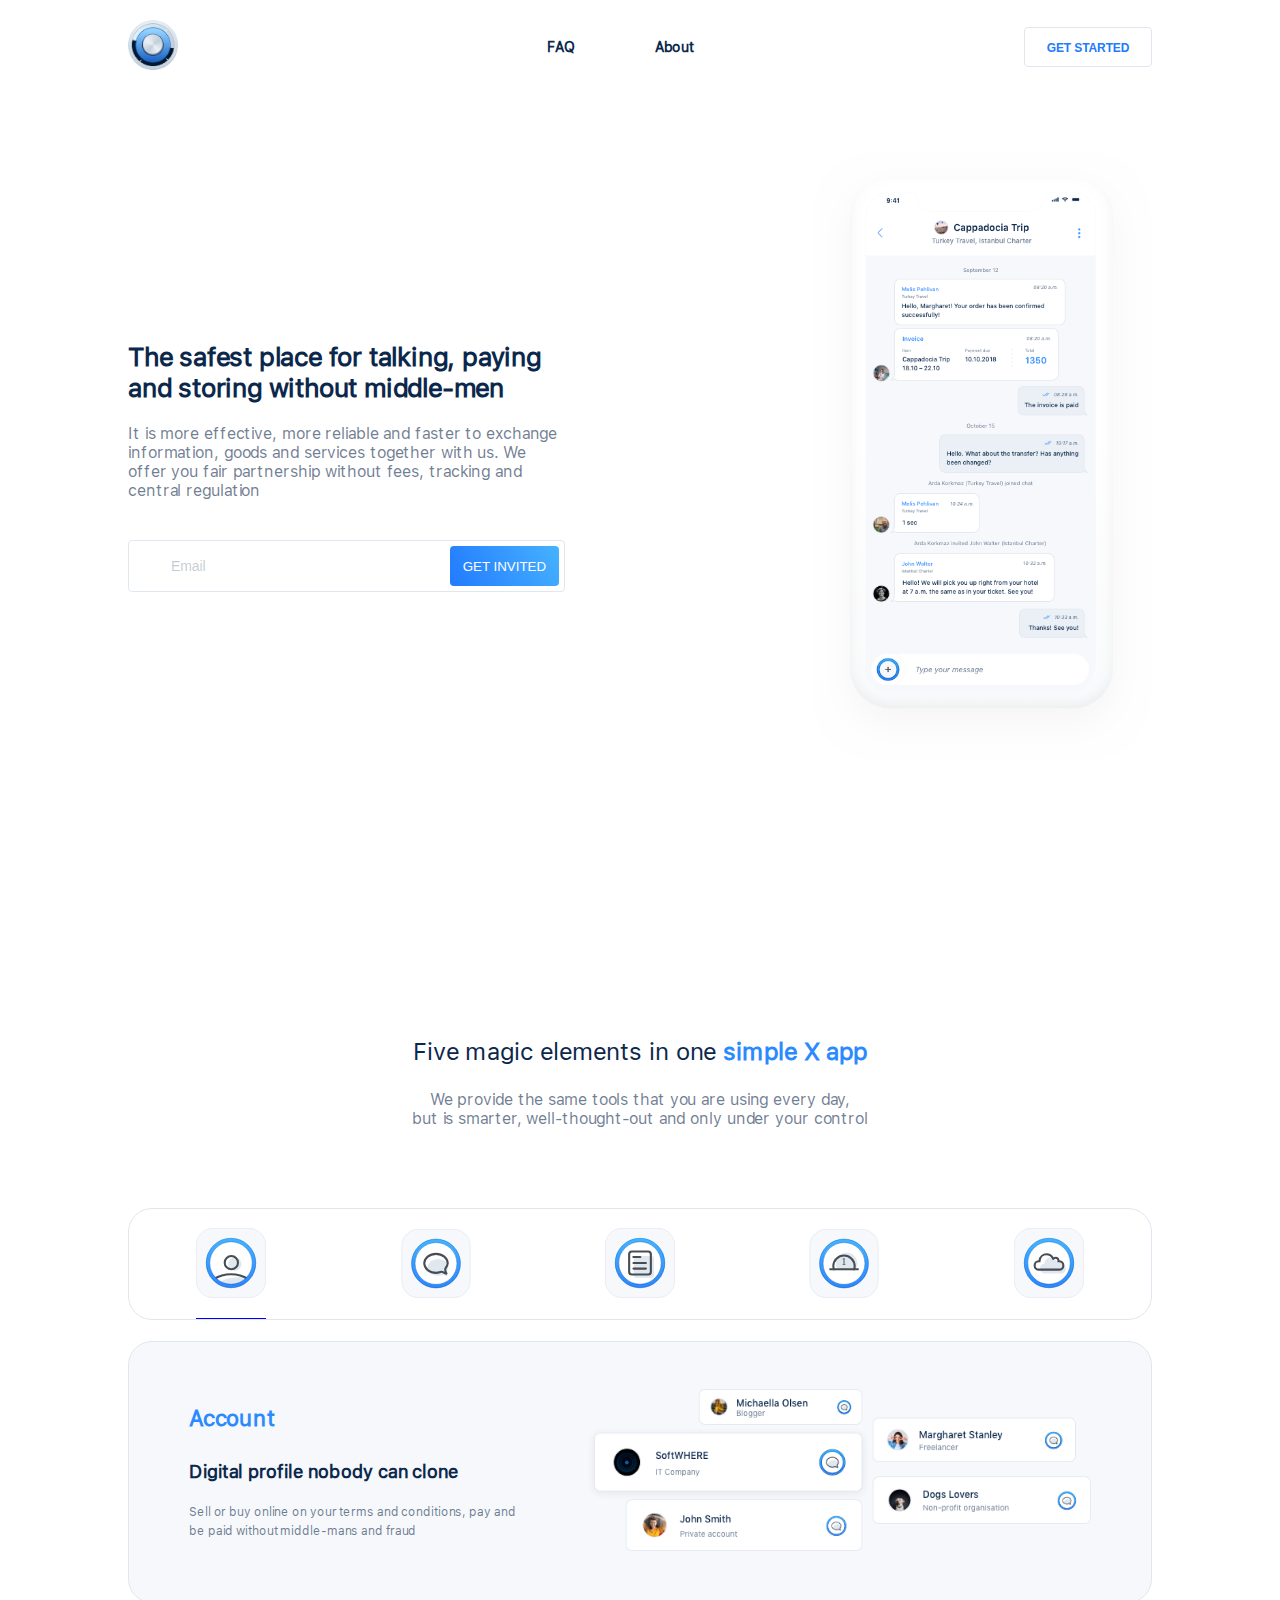
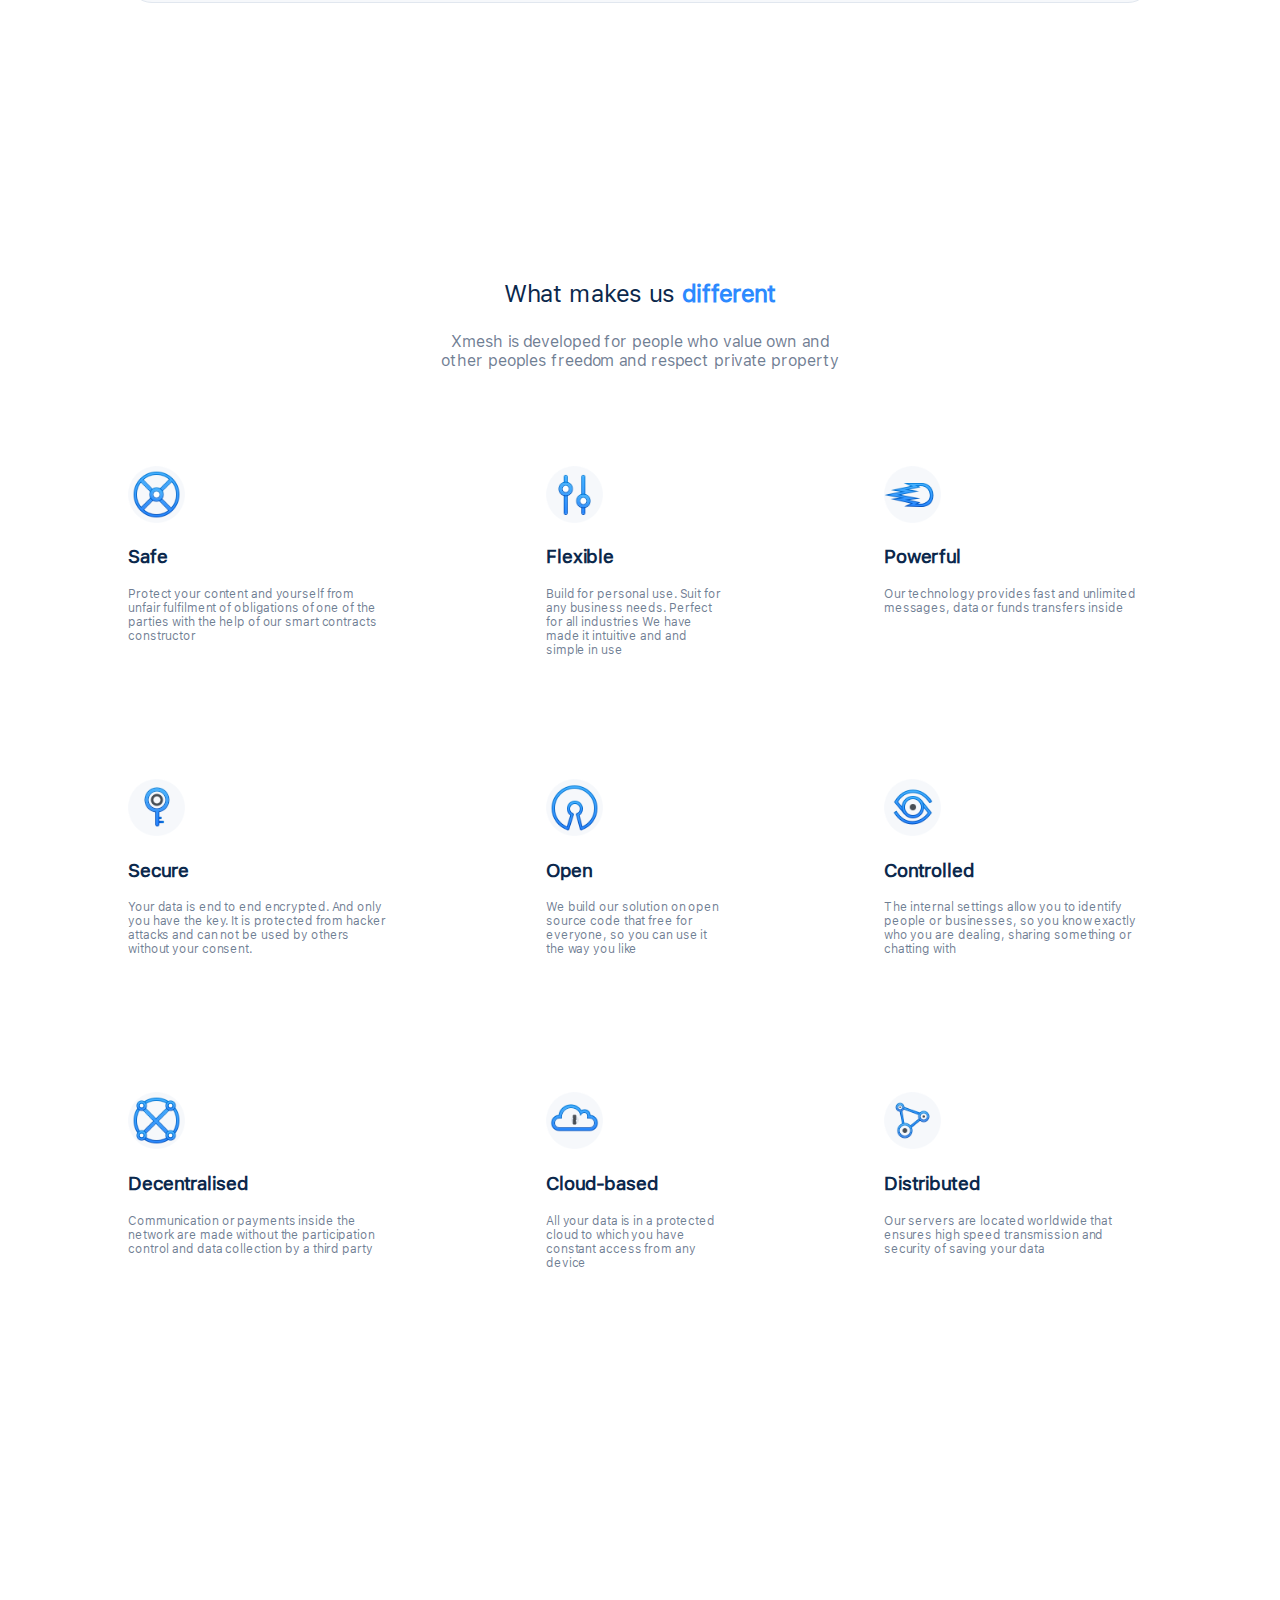
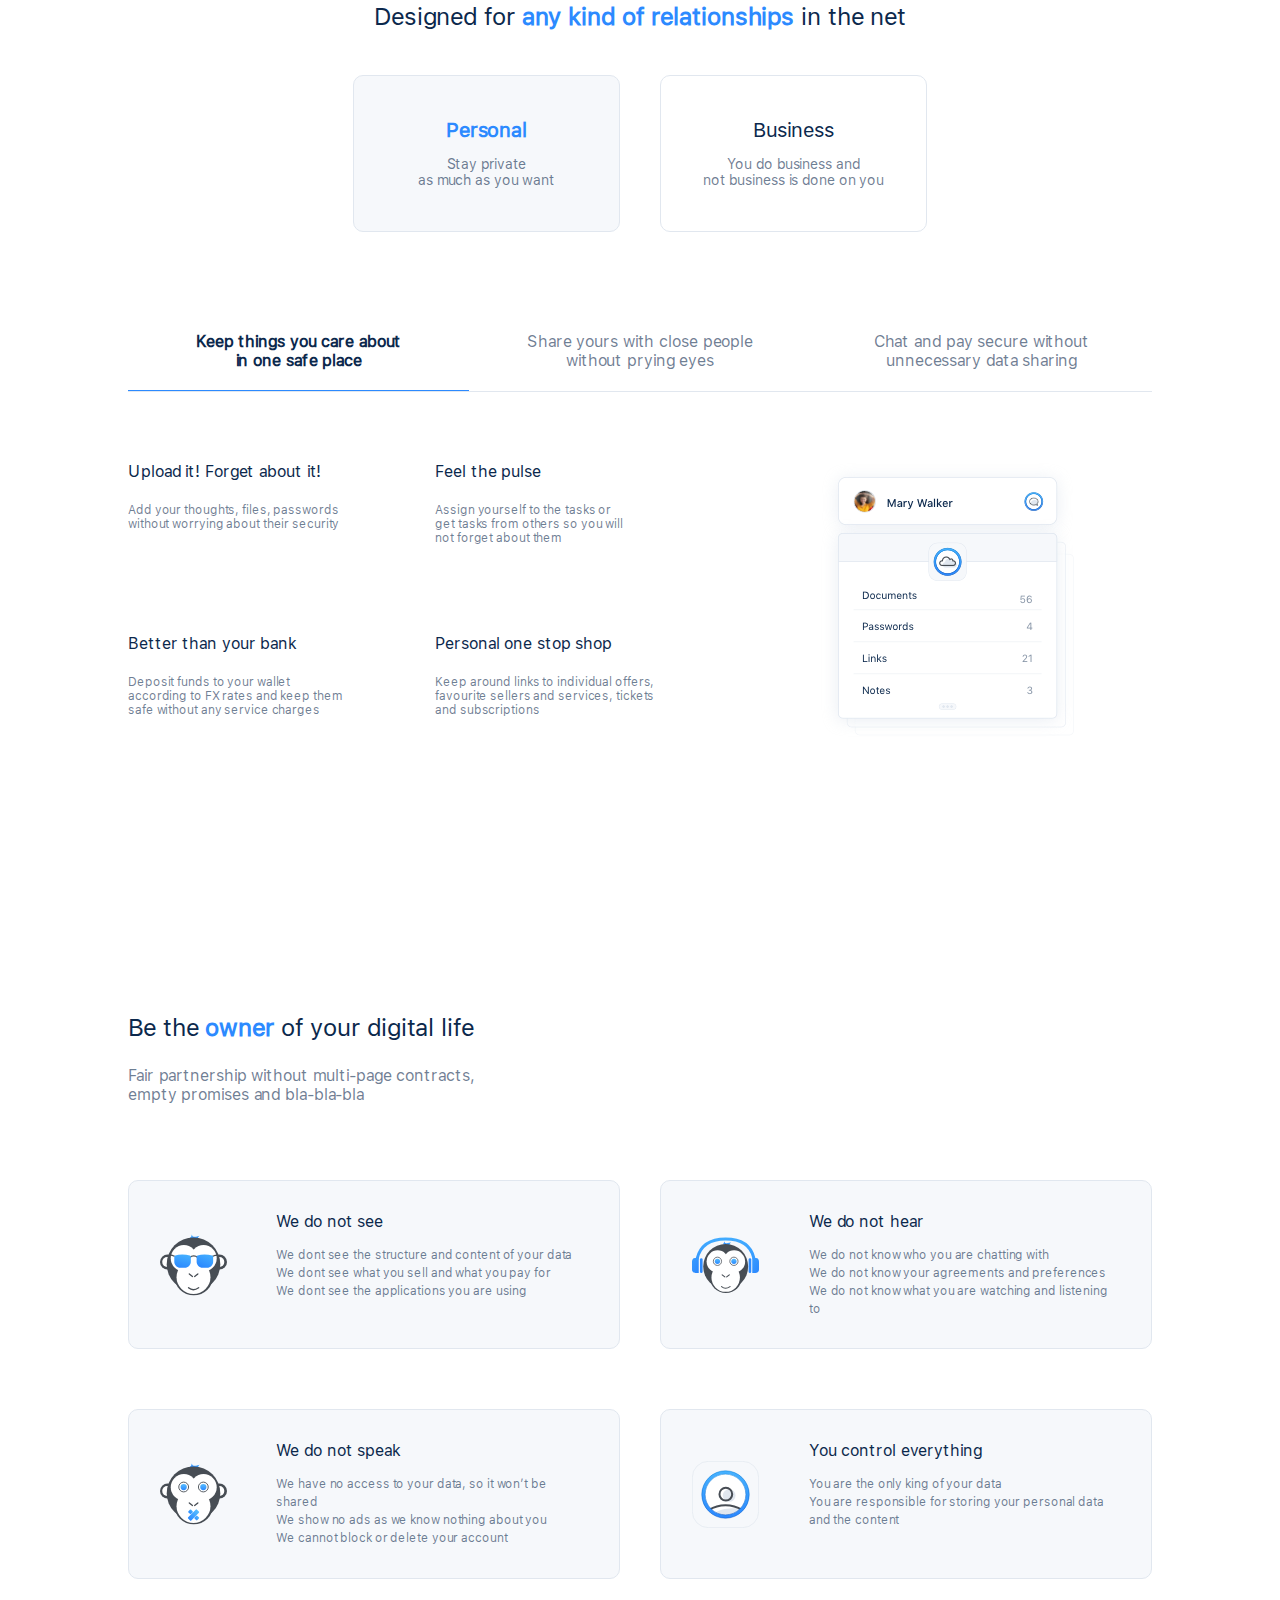
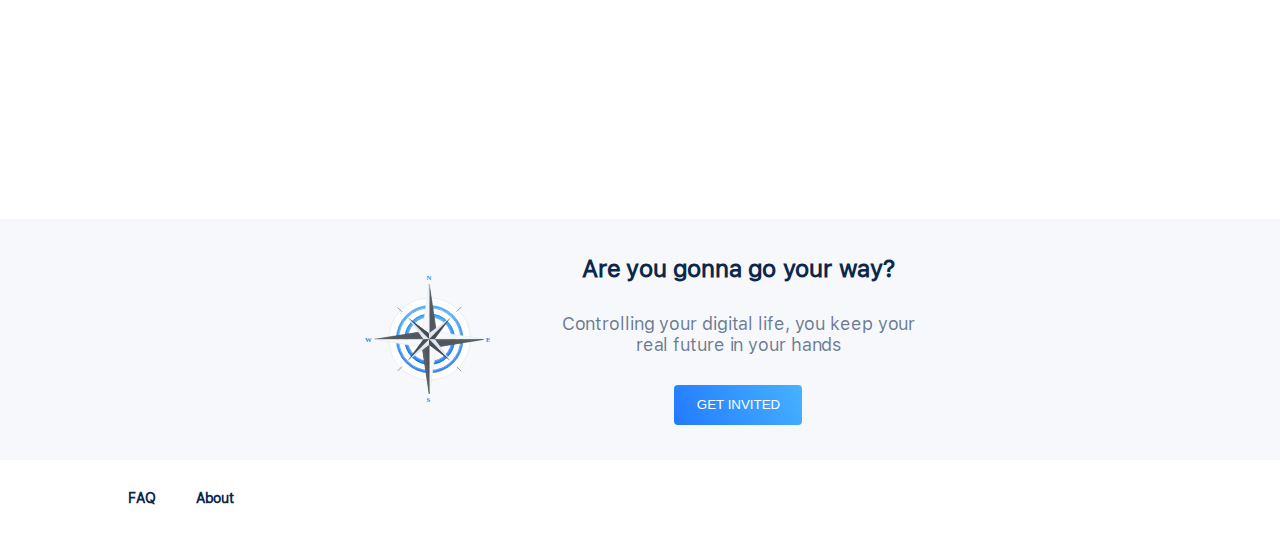
<file: index.html>
<!DOCTYPE html>
<html>
<head>
    <link rel="stylesheet" type="text/css" href="styles/blocks.css">
    <link rel="stylesheet" media="screen and (min-width:1440px)" type="text/css" href="styles/style.css">
    <link rel="stylesheet" media="screen and (max-width:1440px)" type="text/css" href="styles/1440/style.css">
    <link rel="stylesheet" media="screen and (max-width:1024px)" type="text/css" href="styles/1024/style.css">
    <link rel="stylesheet" media="screen and (max-width:768px)" type="text/css" href="styles/768/style.css">
    <title>X</title>
</head>
<body>
<div class="header-div">
    <div class="logo-div">
        <a href="index.html"><img src="img/main/1920/logo.png" class="img-100"></a>
    </div>

    <div class="menu-div">
        <ul>
            <a href="faq.html"><li>FAQ</li></a>
            <a href="about.html"><li>About</li></a>
        </ul>
    </div>
    <div class="button-div">
        <button>
            <span>GET STARTED</span>
        </button>
    </div>
</div>
<div class="content-wrapper">
    <div class="intro-div">
        <div class="intro-div-text">
            <h2>
                The safest place for talking, paying and storing without middle-men
            </h2>
            <p>
                It is more effective, more reliable and faster to exchange information, goods and services together with
                us. We offer you fair partnership without fees, tracking and central regulation
            </p>
            <div class="email-input-div">
                <input type="text" placeholder="Email" class="email-enput">
                <button class="gradient-button">GET INVITED</button>
            </div>
        </div>
        <div class="intro-div-image">
            <img src="img/main/1920/phone.png">
        </div>

    </div>
    <div class="magig-items-title-div">
        <h3>Five magic elements in one <span class="blue-bold-span">simple X app</span></h3>
        <p>
            We provide the same tools that you are using every day,<br>but is smarter, well-thought-out and only under
            your control
        </p>
    </div>
    <div class="magic-tabs">
        <div class="magic-tab _active" onclick="tabClick(this, 'account-magic-tab')">
            <div class="magic-image-container">
                <img src="img/Account.svg">
            </div>
        </div>
        <div class="magic-tab" onclick="tabClick(this, 'messenger-magic-tab')">
            <div class="magic-image-container">
                <img src="img/Messenger.svg">
            </div>
        </div>
        <div class="magic-tab" onclick="tabClick(this, 'box-magic-tab')">
            <div class="magic-image-container">
                <img src="img/Box.svg">
            </div>
        </div>
        <div class="magic-tab" onclick="tabClick(this, 'wallet-magic-tab')">
            <div class="magic-image-container">
                <img src="img/Wallet.svg">
            </div>
        </div>
        <div class="magic-tab" onclick="tabClick(this, 'storage-magic-tab')">
            <div class="magic-image-container">
                <img src="img/Storage.svg">
            </div>
        </div>
    </div>
    <div class="tab-description-div">
        <div class="tab-info-div _active" id="account-magic-tab">
            <div class="tab-info-text">
                <span class="tab-info-text-title">Account</span><br>
                <span class="tab-info-text-subtitle">Digital profile nobody can clone</span><br>
                <span class="tab-info-text-description">Sell or buy online on your terms and conditions, pay and be paid without middle-mans and fraud</span>
            </div>
            <div class="tab-info-image">
                <img src="img/main/1920/5_magic_elements/account_cards.png">
            </div>
        </div>
        <div class="tab-info-div" id="messenger-magic-tab">
            <div class="tab-info-text">
                <span class="tab-info-text-title">Messenger</span><br>
                <span class="tab-info-text-subtitle">Like face-to-face talk</span><br>
                <span class="tab-info-text-description">Talks like in a private room. Create channels, send and request information, sign documents and transactions, etc.</span>
            </div>
            <div class="tab-info-image">
                <img src="img/main/1920/5_magic_elements/messenger_cards.png">
            </div>
        </div>
        <div class="tab-info-div" id="box-magic-tab">
            <div class="tab-info-text">
                <span class="tab-info-text-title">Box</span><br>
                <span class="tab-info-text-subtitle">New era of management</span><br>
                <span class="tab-info-text-description">Forgot about habitual e-mails or any CRM. Manage your inventory, contracts, tasks, orders in one safe place.</span>
            </div>
            <div class="tab-info-image">
                <img src="img/main/1920/5_magic_elements/box_cards.png">
            </div>
        </div>
        <div class="tab-info-div" id="wallet-magic-tab">
            <div class="tab-info-text">
                <span class="tab-info-text-title">Wallet</span><br>
                <span class="tab-info-text-subtitle">Your personal digital bank</span><br>
                <span class="tab-info-text-description">Open accounts, hold and receive money, lend money and make free instant transfers without any fees.</span>
            </div>
            <div class="tab-info-image">
                <img src="img/main/1920/5_magic_elements/wallet_cards.png">
            </div>
        </div>
        <div class="tab-info-div" id="storage-magic-tab">
            <div class="tab-info-text">
                <span class="tab-info-text-title">Storage</span><br>
                <span class="tab-info-text-subtitle">Safe as it should be</span><br>
                <span class="tab-info-text-description">Store files, links, passwords. Neither we nor other users can have access to your files unless you allow it.</span>
            </div>
            <div class="tab-info-image">
                <img src="img/main/1920/5_magic_elements/storage_cards.png">
            </div>
        </div>
    </div>
    <div class="magig-items-title-div">
        <h3>What makes us <span class="blue-bold-span">different</span></h3>
        <p>
            Xmesh is developed for people who value own and<br>other peoples freedom and respect private property
        </p>
    </div>
    <div class="different-items">
        <div class="different-item-div _left">
            <img src="img/main/1920/different/safe.png">
            <h3>Safe</h3>
            <p>
                Protect your content and yourself from unfair fulfilment of obligations of one of the parties with the
                help of our smart contracts constructor
            </p>
        </div>
        <div class="different-item-div _center">
            <img src="img/main/1920/different/flexible.png">
            <h3>Flexible</h3>
            <p>
                Build for personal use. Suit for any business needs. Perfect for all industries We have made it
                intuitive and and simple in use
            </p>
        </div>
        <div class="different-item-div _right">
            <img src="img/main/1920/different/powerful.png">
            <h3>Powerful</h3>
            <p>
                Our technology provides fast and unlimited messages, data or funds transfers inside
            </p>
        </div>
        <div class="different-item-div _left">
            <img src="img/main/1920/different/Secure.png">
            <h3>Secure</h3>
            <p>
                Your data is end to end encrypted. And only you have the key. It is protected from hacker attacks and
                can not be used by others without your consent.
            </p>
        </div>
        <div class="different-item-div _center">
            <img src="img/main/1920/different/Open.png">
            <h3>Open</h3>
            <p>
                We build our solution on open source code that free for everyone, so you can use it the way you like
            </p>
        </div>
        <div class="different-item-div _right">
            <img src="img/main/1920/different/Controlled.png">
            <h3>Controlled</h3>
            <p>
                The internal settings allow you to identify people or businesses, so you know exactly who you are
                dealing, sharing something or chatting with
            </p>
        </div>
        <div class="different-item-div _left">
            <img src="img/main/1920/different/decentralized.png">
            <h3>Decentralised</h3>
            <p>
                Communication or payments inside the network are made without the participation control and data
                collection by a third party
            </p>
        </div>
        <div class="different-item-div _center">
            <img src="img/main/1920/different/Cloud-based.png">
            <h3>Cloud-based</h3>
            <p>
                All your data is in a protected cloud to which you have constant access from any device
            </p>
        </div>
        <div class="different-item-div _right">
            <img src="img/main/1920/different/Distributed.png">
            <h3>Distributed</h3>
            <p>
                Our servers are located worldwide that ensures high speed transmission and security of saving your data
            </p>
        </div>

    </div>
    <div class="magig-items-title-div">
        <h3>Designed for <span class="blue-bold-span">any kind of relationships</span> in the net</h3>
    </div>
    <div class="relationship-kinds-div">
        <div class="relationship-kind-item-div _active" onclick="relationClick(this, 'personal-tabs')">
            <span>Personal</span>
            <span class="description">Stay private<br>as much as you want</span>
        </div>
        <div class="relationship-kind-item-div" onclick="relationClick(this, 'business-tabs')">
            <span>Business</span>
            <span class="description">You do business and<br>not business is done on you</span>
        </div>
    </div>
    <div class="relationship-tabs" id="business-tabs">
        <div class="relation-tab-title _active" onclick="relationSubTabClick(this, 'business-first')">
            <span>You set the rules for your<br>business</span>
        </div>
        <div class="relation-tab-title" onclick="relationSubTabClick(this,'business-second')">
            <span>Delegate each other in<br>one workspace</span>
        </div>
        <div class="relation-tab-title" onclick="relationSubTabClick(this, 'business-third')">
            <span>Billing is necessary,<br>banks are not</span>
        </div>
    </div>
    <div class="relationship-tabs _active" id="personal-tabs">
        <div class="relation-tab-title _active" onclick="relationSubTabClick(this, 'personal-first')">
            <span>Keep things you care about<br>in one safe place</span>
        </div>
        <div class="relation-tab-title" onclick="relationSubTabClick(this, 'personal-second')">
            <span>Share yours with close people<br>without prying eyes</span>
        </div>
        <div class="relation-tab-title" onclick="relationSubTabClick(this, 'personal-third')">
            <span>Chat and pay secure without<br>unnecessary data sharing</span>
        </div>
    </div>
    <div class="relation-tab-content _active" id="personal-first">
        <div class="relation-text-div">
            <div class="relation-text-content">
                <span class="relation-text-content-title">Upload it! Forget about it!</span>
                <span class="relation-text-content-description">Add your thoughts, files, passwords<br>without worrying about their security</span>
            </div><div class="relation-text-content">
                <span class="relation-text-content-title">Feel the pulse</span>
                <span class="relation-text-content-description">Assign yourself to the tasks or<br>get tasks from others so you will<br>not forget about them</span>
            </div><div class="relation-text-content">
                <span class="relation-text-content-title">Better than your bank</span>
                <span class="relation-text-content-description">Deposit funds to your wallet<br>according to FX rates and keep them<br>safe without any service charges</span>
            </div><div class="relation-text-content">
                <span class="relation-text-content-title">Personal one stop shop</span>
                <span class="relation-text-content-description">Keep around links to individual offers,<br>favourite sellers and services, tickets<br>and subscriptions</span>
            </div>
        </div>
        <div class="relation-image-div">
            <img src="img/Profile-relation.png">
        </div>
    </div>
    <div class="relation-tab-content" id="personal-second">
        <div class="relation-text-div">
            <div class="relation-text-content">
                <span class="relation-text-content-title">Family access</span>
                <span class="relation-text-content-description">Connect family members to files,<br>folders, tasks, orders or whatever<br>you want</span>
            </div><div class="relation-text-content">
                <span class="relation-text-content-title">Parental control</span>
                <span class="relation-text-content-description">Add your children to educational<br>and entertaining groups according to<br>their interests</span>
            </div><div class="relation-text-content">
                <span class="relation-text-content-title">Two’s company, three’s crowd</span>
                <span class="relation-text-content-description">Neither we nor other providers inside<br>can track and analyse what you do or share<br>and who you chat with</span>
            </div><div class="relation-text-content">
                <span class="relation-text-content-title">Your funds without middle-men</span>
                <span class="relation-text-content-description">Create joint wallets and share access without<br>any banking docs, signatures, etc. Only you<br>own and control them</span>
            </div>
        </div>
        <div class="relation-image-div">
            <img src="img/Personal2.svg">
        </div>
    </div>
    <div class="relation-tab-content" id="personal-third">
        <div class="relation-text-div">
            <div class="relation-text-content">
                <span class="relation-text-content-title">You are protected</span>
                <span class="relation-text-content-description">You are protected<br>contracts and both parties are secured<br>from potential fraud</span>
            </div><div class="relation-text-content">
                <span class="relation-text-content-title">No passport when buying a loaf of bread</span>
                <span class="relation-text-content-description">You give access only to those documents<br>that are really needed for order confirmation</span>
            </div><div class="relation-text-content">
                <span class="relation-text-content-title">Like face-to-face payments</span>
                <span class="relation-text-content-description">Like face-to-face payments<br>double conversions or any commissions<br>when you deal with somebody</span>
            </div><div class="relation-text-content">
                <span class="relation-text-content-title">Advance identification</span>
                <span class="relation-text-content-description">Check users documents before adding them<br>to contacts or sharing something</span>
            </div>
        </div>
        <div class="relation-image-div">
            <img src="img/Personal3.png">
        </div>
    </div>
    <div class="relation-tab-content" id="business-first">
        <div class="relation-text-div">
            <div class="relation-text-content">
                <span class="relation-text-content-title">Let’s talk business</span>
                <span class="relation-text-content-description">Create offers, add thematic channels<br>for streaming content, displaying hot offers,<br>blogging, life-support, etc.</span>
            </div><div class="relation-text-content">
                <span class="relation-text-content-title">Less unexpected surprices</span>
                <span class="relation-text-content-description">Set up cancellation policy to warn yourself<br>and your partners from no-show and<br>late cancellation</span>
            </div><div class="relation-text-content">
                <span class="relation-text-content-title">Stay the owner</span>
                <span class="relation-text-content-description">Be protected from from copying, unfair<br>sharing and unwanted reselling of<br>your offers by other people</span>
            </div><div class="relation-text-content">
                <span class="relation-text-content-title">Know your customer</span>
                <span class="relation-text-content-description">Request the information you need from<br>your customers to identify them in advance</span>
            </div>
        </div>
        <div class="relation-image-div">
            <img src="img/business.png">
        </div>
    </div>
    <div class="relation-tab-content" id="business-second">
        <div class="relation-text-div">
            <div class="relation-text-content">
                <span class="relation-text-content-title">Real time availability</span>
                <span class="relation-text-content-description">Displaying of only relevant information<br>with accurate availability, limits or other<br>conditions of your inventory and offers</span>
            </div><div class="relation-text-content">
                <span class="relation-text-content-title">Shared responsibility</span>
                <span class="relation-text-content-description">Customise the access among the<br>participants and let everyone be responsible<br>for their part</span>
            </div><div class="relation-text-content">
                <span class="relation-text-content-title">Chat smartly</span>
                <span class="relation-text-content-description">Support your clients alongside your<br>partners in one personal chat</span>
            </div><div class="relation-text-content">
                <span class="relation-text-content-title">Nothing is missed</span>
                <span class="relation-text-content-description">All changes made by other participants are<br>displayed in real time so you will always<br>see who made them</span>
            </div>
        </div>
        <div class="relation-image-div">
            <img src="img/business2.png">
        </div>
    </div>
    <div class="relation-tab-content" id="business-third">
        <div class="relation-text-div">
            <div class="relation-text-content">
                <span class="relation-text-content-title">Go global</span>
                <span class="relation-text-content-description">Fill your wallets according to FX rates<br>and make international payments<br>with ease</span>
            </div><div class="relation-text-content">
                <span class="relation-text-content-title">No intermediaries</span>
                <span class="relation-text-content-description">Like face-to-face payments and transfers<br>without any commissions and fees</span>
            </div><div class="relation-text-content">
                <span class="relation-text-content-title">Funds should work</span>
                <span class="relation-text-content-description">Use the deposit just received from<br>the client as initial virtual credits to your<br>counterparties</span>
            </div><div class="relation-text-content">
                <span class="relation-text-content-title">You are being a guaranty</span>
                <span class="relation-text-content-description">Set up smart long-term contracts with<br>your employees and partners for<br>automatic distribution of funds</span>
            </div>
        </div>
        <div class="relation-image-div">
            <img src="img/business3.png">
        </div>
    </div>
    <div class="magig-items-title-div _left">
        <h3>Be the <span class="blue-bold-span">owner</span> of your digital life</h3>
        <p>
            Fair partnership without multi-page contracts,<br>empty promises and bla-bla-bla
        </p>
    </div>
    <div class="monkeys">
        <div class="monkeys-item _left">
            <div class="monkey-item-image">
                <img src="img/Blind.svg"/>
            </div>
            <div class="monkey-item-text">
                <span class="monkey-item-text-title">We do not see</span>
                <span class="monkey-item-text-description">We dont see the structure and content of your data<br>We dont see what you sell and what you pay for<br>We dont see the applications you are using</span>
            </div>
        </div>
        <div class="monkeys-item _right">
            <div class="monkey-item-image">
                <img src="img/Deaf.svg"/>
            </div>
            <div class="monkey-item-text">
                <span class="monkey-item-text-title">We do not hear</span>
                <span class="monkey-item-text-description">We do not know who you are chatting with<br>We do not know your agreements and preferences<br>We do not know what you are watching and listening to</span>
            </div>
        </div>
        <div class="monkeys-item _left">
            <div class="monkey-item-image">
                <img src="img/Silence.svg"/>
            </div>
            <div class="monkey-item-text">
                <span class="monkey-item-text-title">We do not speak</span>
                <span class="monkey-item-text-description">We have no access to your data, so it won’t be shared<br>We show no ads as we know nothing about you<br>We cannot block or delete your account</span>
            </div>
        </div>
        <div class="monkeys-item _right">
            <div class="monkey-item-image">
                <img src="img/Account.svg"/>
            </div>
            <div class="monkey-item-text">
                <span class="monkey-item-text-title">You control everything</span>
                <span class="monkey-item-text-description">You are the only king of your data<br>You are responsible for storing your personal data<br>and the content</span>
            </div>
        </div>
    </div>
</div>
<div class="footer-compass">
    <div class="compass-image">
        <img src="img/compas.svg"/>
    </div>
    <div class="compass-text">
        <span class="compass-text-title">Are you gonna go your way?</span>
        <span class="compass-text-description">Controlling your digital life, you keep your<br>real future in your hands</span>
        <button onclick="document.getElementById('id01').style.display='block'" class="gradient-button">GET INVITED</button>
    </div>
</div>
<div class="footer-div">
    <div class="footer-menu-div">
        <ul class="menu-ul">
            <a href="faq.html"><li class="menu-li">FAQ</li></a>
            <a href="about.html"><li class="menu-li">About</li></a>
        </ul>
    </div>
    <div class="footer-copyright-div">

    </div>
</div>
<div id="id01" class="w3-modal">
    <div class="w3-modal-content">

            <span onclick="document.getElementById('id01').style.display='none'">&times;</span>
        <div class="modal-email-input-div">
        <div class="email-input-div">
            <input type="text" placeholder="Email" class="email-enput">
            <button class="gradient-button">GET INVITED</button>
        </div>
        </div>
    </div>
</div>
</div>
</body>
<script type="application/javascript">
    function tabClick(elem, infoBlockId) {
        setInactiveElems("magic-tab");
        setInactiveElems("tab-info-div");

        elem.classList.add("_active");
        document.getElementById(infoBlockId).classList.add("_active");
    }

    function setInactiveElems(className) {
        var elems = document.getElementsByClassName(className);
        for (var index in elems) {
            elems.item(index).classList.remove("_active");
        }
    }

    function relationClick(elem, tabsId) {
        setInactiveElems("relationship-kind-item-div");
        setInactiveElems("relationship-tabs");

        elem.classList.add("_active");
        document.getElementById(tabsId).classList.add("_active")
    }

    function relationSubTabClick(elem, id) {
        setInactiveElems("relation-tab-title");
        setInactiveElems("relation-tab-content");

        elem.classList.add("_active");
        document.getElementById(id).classList.add("_active")


    }
</script>
</html>
</file>
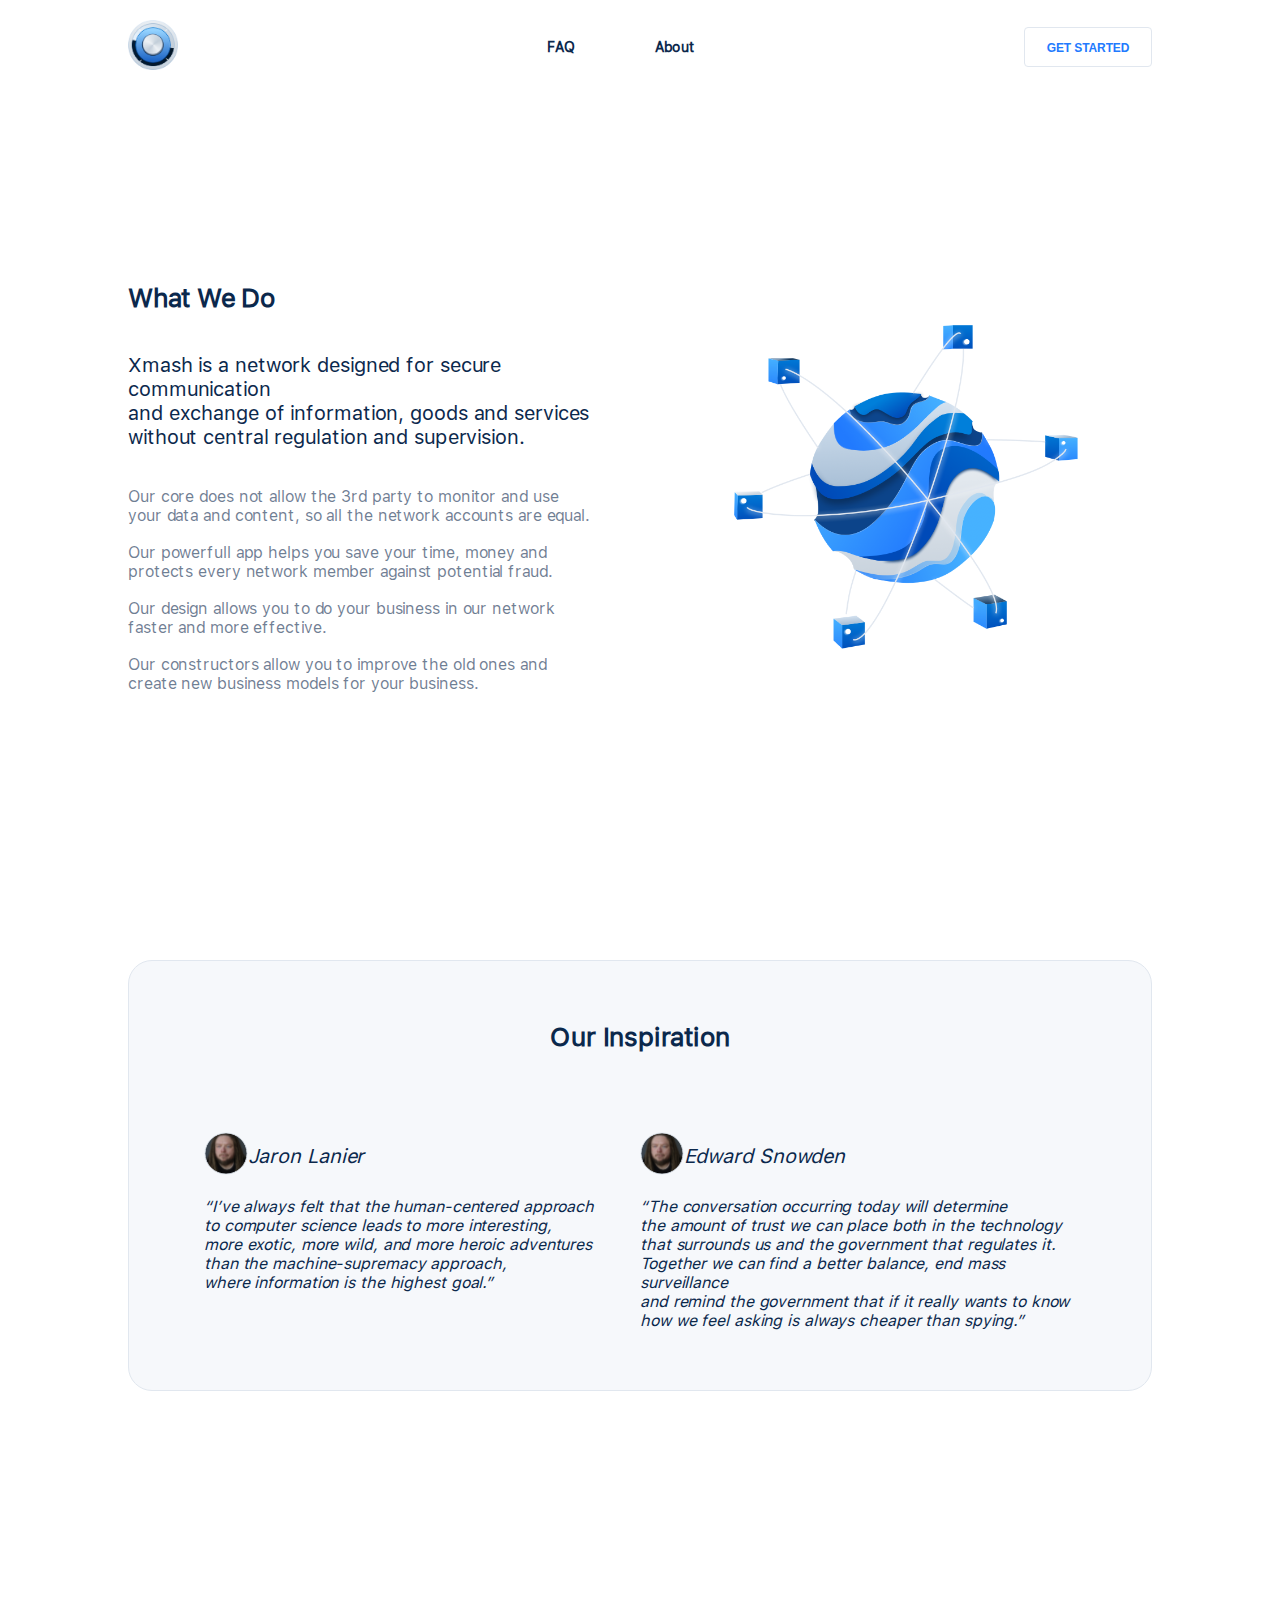
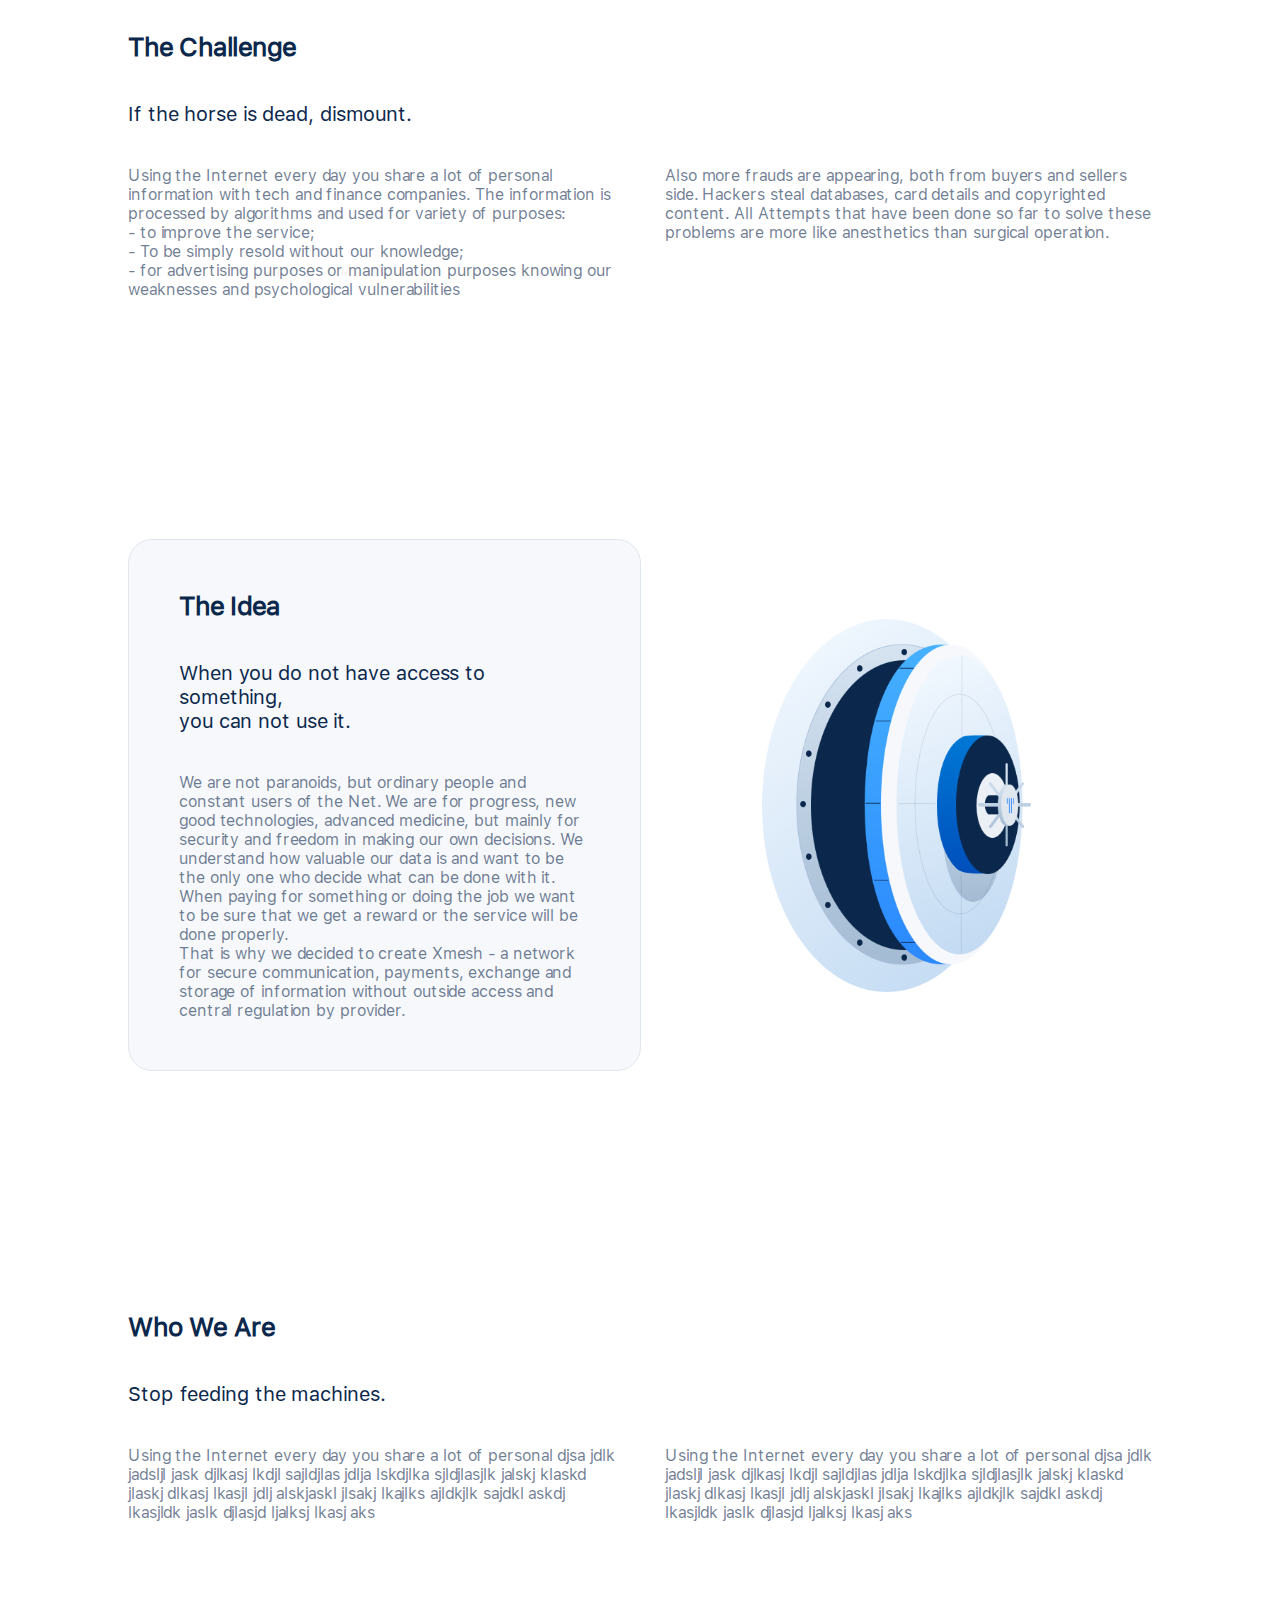
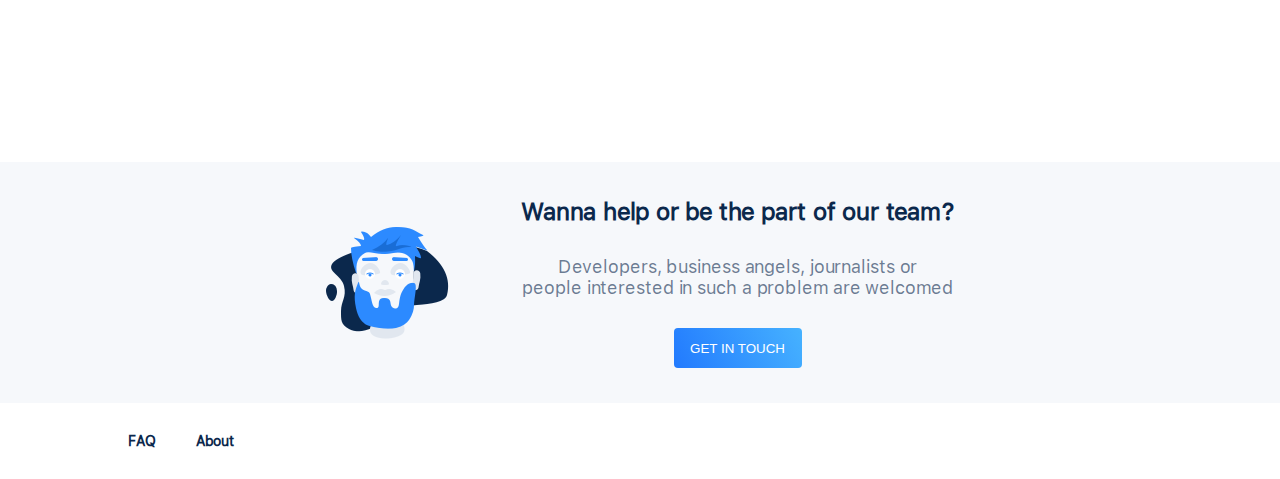
<file: about.html>
<!DOCTYPE html>
<html lang="en">
<head>
    <meta charset="UTF-8">
    <link rel="stylesheet" type="text/css" href="styles/blocks.css">
    <link rel="stylesheet" media="screen and (min-width:1440px)" type="text/css" href="styles/style.css">
    <link rel="stylesheet" media="screen and (max-width:1440px)" type="text/css" href="styles/1440/style.css">
    <link rel="stylesheet" media="screen and (max-width:1024px)" type="text/css" href="styles/1024/style.css">
    <link rel="stylesheet" media="screen and (max-width:768px)" type="text/css" href="styles/768/style.css">
    <title>About us</title>
</head>
<body>
<div class="header-div">
    <div class="logo-div">
        <a href="index.html"><img src="img/main/1920/logo.png" class="img-100"></a>
    </div>

    <div class="menu-div">
        <ul>
            <a href="faq.html"><li>FAQ</li></a>
            <a href="#"><li>About</li></a>
        </ul>
    </div>
    <div class="button-div">
        <button>
            <span>GET STARTED</span>
        </button>
    </div>
</div>
<div class="content-wrapper">
    <div class="what-we-do">
        <div class="what-we-do-text">
            <span class="what-we-do-title">What We Do</span>
            <span class="what-we-do-subtitle">Xmash is a network designed for secure communication<br>and exchange of information, goods and services<br>without central regulation and supervision.</span>
            <span class="what-we-do-description">Our core does not allow the 3rd party to monitor and use<br>your data and content, so all the network accounts are equal.</span>
            <span class="what-we-do-description">Our powerfull app helps you save your time, money and<br>protects every network member against potential fraud.</span>
            <span class="what-we-do-description">Our design allows you to do your business in our network<br>faster and more effective.</span>
            <span class="what-we-do-description">Our constructors allow you to improve the old ones and<br>create new business models for your business.</span>
        </div>
        <div class="what-we-do-image">
            <img src="img/about/1920/globe.png"/>
        </div>
    </div>
    <div class="inspiration-div">
        <div class="inspiration-title-div">
            <span class="inspiration-title">Our Inspiration</span>
        </div>
        <div>
            <div class="inspirations-div">
                <div class="single-inspiration-div">
                    <div class="inspiration-message-title-div">
                        <div class="message-image"><img src="img/lanier.svg" /></div>
                        <div class="message-author">Jaron Lanier</div>
                    </div>
                    <div class="inspiration-text">
                        <span>“I’ve always felt that the human-centered approach<br>to computer science leads to more interesting,<br>more exotic, more wild, and more heroic adventures<br>than the machine-supremacy approach,<br>where information is the highest goal.”</span>
                    </div>
                </div>
                <div class="single-inspiration-div">
                    <div class="inspiration-message-title-div">
                        <div class="message-image"><img src="img/lanier.svg"/></div>
                        <div class="message-author">Edward Snowden</div>
                    </div>
                    <div class="inspiration-text">
                        <span>“The conversation occurring today will determine<br>the amount of trust we can place both in the technology<br>that surrounds us and the government that regulates it.<br>Together we can find a better balance, end mass surveillance<br>and remind the government that if it really wants to know<br>how we feel asking is always cheaper than spying.”</span>
                    </div>
                </div>
            </div>
        </div>
    </div>
    <div class="title-subtitle-2-block-div">
        <span class="title-span">The Challenge</span>
        <span class="subtitle-span">If the horse is dead, dismount.</span>
        <div class="horizontal-2-blocks">
            <div class="horizontal-block-description _left">
                <span>Using the Internet every day you share a lot of personal information with tech and finance companies. The information is processed by algorithms and used for variety of purposes:
<br>- to improve the service;
<br>- To be simply resold without our knowledge;
<br>- for advertising purposes or manipulation purposes knowing our weaknesses and psychological vulnerabilities</span>
            </div>
            <div class="horizontal-block-description _right">
        <span>Also more frauds are appearing, both from buyers and sellers side. Hackers steal databases, card details and copyrighted content.
All Attempts that have been done so far to solve these problems are more like anesthetics than surgical operation.</span>
            </div>
        </div>
    </div>
    <div class="idea">
    <div class="horizontal-2-blocks">

        <div class="horizontal-gray-block">
            <div class="content-with-padding">
            <span class="title-span">The Idea</span>
            <span class="subtitle-span">When you do not have access to something,<br>you can not use it.</span>
            <span class="idea-span">We are not paranoids, but ordinary people and constant users of the Net. We are for progress, new good technologies, advanced medicine, but mainly for security and freedom in making our own decisions. We understand how valuable our data is and want to be the only one who decide what can be done with it. When paying for something or doing the job we want to be sure that we  get a reward or the service will be done properly.<br>That is why we decided to create Xmesh - a network for secure communication, payments, exchange and storage of information without outside access and central regulation by provider.</span>
            </div>
        </div>
        <div class="horizontal-block-description">
            <img src="img/about/1920/safe.png">
        </div>
    </div>
    </div>
    <div class="title-subtitle-2-block-div">
        <span class="title-span">Who We Are</span>
        <span class="subtitle-span">Stop feeding the machines.</span>
        <div class="horizontal-2-blocks">
            <div class="horizontal-block-description _left">
                <span>Using the Internet every day you share a lot of personal djsa jdlk jadsljl jask djlkasj lkdjl sajldjlas jdlja lskdjlka sjldjlasjlk jalskj klaskd jlaskj dlkasj lkasjl jdlj alskjaskl jlsakj lkajlks ajldkjlk sajdkl askdj lkasjldk jaslk djlasjd ljalksj lkasj aks</span>
            </div>
            <div class="horizontal-block-description _right">
                <span>Using the Internet every day you share a lot of personal djsa jdlk jadsljl jask djlkasj lkdjl sajldjlas jdlja lskdjlka sjldjlasjlk jalskj klaskd jlaskj dlkasj lkasjl jdlj alskjaskl jlsakj lkajlks ajldkjlk sajdkl askdj lkasjldk jaslk djlasjd ljalksj lkasj aks</span>
            </div>
        </div>
    </div>
</div>
<div class="footer-compass">
    <div class="compass-image">
        <img src="img/about/1920/man.png"/>
    </div>
    <div class="compass-text">
        <span class="compass-text-title">Wanna help or be the part of our team?</span>
        <span class="compass-text-description">Developers, business angels, journalists or<br>people interested in such a problem are welcomed </span>
        <button class="gradient-button">GET IN TOUCH</button>
    </div>
</div>
<div class="footer-div">
    <div class="footer-menu-div">
        <ul class="menu-ul">
            <a href="faq.html"><li class="menu-li">FAQ</li></a>
            <a href="#"><li class="menu-li">About</li></a>
        </ul>
    </div>
    <div class="footer-copyright-div">

    </div>
</div>
</body>

</html>
</file>
<file: styles/blocks.css>
/*index html*/
body {
    background: #fff;
    font-family: SFProText;
    padding: 0;
    margin: 0;
    -webkit-touch-callout: none; /* iOS Safari */
    -webkit-user-select: none; /* Safari */
    -moz-user-select: none; /* Firefox */
    -ms-user-select: none; /* Internet Explorer/Edge */
    user-select: none;
}

img {
    max-width: 100%;
    object-fit: contain;
}

.content-wrapper {
    padding: 0 10%;
}

.header-div {
    margin-top: 20px;
    vertical-align: center;
    display: flex;
    -ms-flex-align: center;
    -webkit-align-items: center;
    -webkit-box-align: center;
    align-items: center;
    padding: 0 10%;
}

.logo-div {
    float: left;
}

.menu-div {
    margin: 0 auto;
}

.img-100 {
    max-width: 100%;
    height: auto;
}

.magic-image-div {
    height: 100%;
    width: auto;
}

.menu-div ul {
    list-style-type: none;
    margin: auto;
    padding: auto;
    overflow: hidden;
    display: table;

}

.button-div {
    float: right;
}

.intro-div-text {
    flex: 4;
    /*margin-right: 290px;*/
}

.intro-div-image {
    flex: 2;
}

.intro-div-image img {
    margin-left: auto;
    margin-right: auto;
    display: block;
}

.magig-items-title-div._left {
    text-align: left;
}

.blue-bold-span {
    font-weight: bold;
    color: #2c8aff;
}

.magic-tab {
    flex: 1;
    margin: auto;
    display: block;
    height: 100%;
}

.magic-tab img {
    margin-left: auto;
    margin-right: auto;
    display: block;
    cursor: pointer;
    border-bottom: solid 1px transparent;
}

.magic-tab._active img {
    border-bottom: solid 1px blue;
}

.magic-image-container {
    height: 100%;
    margin: 0 auto;
    display: flex;
}

.tab-info-div {
    display: none;
}

.tab-info-div._active {
    display: flex;
    align-items: center;
    height: 100%;
}

.different-items {
    overflow: hidden;
    display: flex;
    flex-wrap: wrap;
}

.relationship-kinds-div {
    display: flex;
    margin: auto;
    justify-content: center;
}

.relation-tab-title._active span {
    font-weight: 600;
    color: #0b284c;
}

.relation-tab-title._active {
    border-bottom: solid 1px #2c8aff;
}

.relation-tab-content._active {
    display: flex;
}

.relation-tab-content {
    display: none;
}

.relation-text-div {
    flex: 3;
    display: flex;
    flex-wrap: wrap;
}

.email-enput:focus, .email-enput:focus {
    outline: none;
}

.footer-menu-div {
    flex: 1;
}

.footer-copyright-div {
    display: flex;
    flex: 1;
    justify-content: right;
}

.menu-ul {
    list-style-type: none;
    margin: auto 0;
    padding: 0;
    overflow: hidden;
    display: table;

}

.monkeys {
    display: flex;
    flex-wrap: wrap;
}

.monkeys-item._left {
    margin-right: 2%;
}

.monkeys-item._right {
    margin-left: 2%;
}

.monkey-item-image {
    flex: 1;
    display: flex;
    margin-right: 3%;
}

.monkey-item-text {
    flex: 3;
    display: flex;
    flex-direction: column;
}

.compass-image {
    justify-content: center;
    display: flex;
}

/*about screen*/

.single-inspiration-div {
    flex: 1;
    display: flex;
    flex-direction: column;
}

.inspiration-message-title-div {
    display: flex;
    text-align: left;
}

.message-image {
    flex: 1;
}

.horizontal-2-blocks {
    display: flex;
    flex-direction: row;
}

.horizontal-block-description {
    flex: 1;
    display: flex;
    justify-content: center;
}

/*faq*/

.monkey {
    width: 100%;

}

.monkey-text-div {
    /*margin-top: 50%;*/
    position: absolute;
    top: 50%;
    display: flex;
    width: 50%;
    flex-direction: column;
}

.column-2-div {
    display: flex;
}

.column-flex-2 {
    flex: 2;
}

.column-flex-1 {
    flex: 1;
}

.contact-div {
    display: flex;
    flex-direction: column;
}

.question-item-answer._collapsed {
    display: none;
}

.header-with-plus-div {
    display: flex;
    justify-content: space-between;
}

.what-we-do-image img {
    margin: auto;
    height: 70%;
}

.horizontal-block-description img {
    margin: auto;
    height: 70%;
}

.question-item-div._last {
    border-bottom: none;
}

.w3-modal {
    z-index: 3;
    display: none;
    padding-top: 100px;
    position: fixed;
    left: 0;
    top: 0;
    width: 100%;
    height: 100%;
    overflow: auto;

}

.w3-modal-content {
    margin: auto;
    position: relative;
    padding: 0;
    outline: 0;
    width: 1114px;
    border-radius: 10px;
    box-shadow: 0 2px 16px 0 rgba(27, 67, 117, 0.1);
    border: solid 1px #e1e7ef;
    background-color: #ffffff;
}

@font-face {
    font-family: 'SFProText'; /*a name to be used later*/
    src: url("../fonts/SFProText-Regular.ttf"); /*URL to font*/
}
</file>
<file: styles/style.css>
button {
    border-radius: 4px;
    border: none;
    color: #fff;
}


.menu-div ul li {
    float: left;
    font-size: 18px;
    font-weight: 600;
    font-style: normal;
    font-stretch: normal;
    line-height: normal;
    letter-spacing: -0.1px;
    color: #0b284c;
    margin-left: 40px;
    margin-right: 40px;
}


.button-div button {
    width: 148px;
    height: 40px;
    border-radius: 4px;
    background-color: #ffffff;
    border: solid 1px #e1e7ef;
}

.button-div button span {
    width: 76px;
    height: 14px;
    font-size: 14px;
    font-weight: 600;
    font-style: normal;
    font-stretch: normal;
    line-height: normal;
    letter-spacing: -0.1px;
    color: #227afe;

}

.intro-div {
    margin-top: 108px;
    align-items: center;
 display: flex;
}

.intro-div-text h2 {
    font-size: 34px;
    font-weight: 600;
    font-style: normal;
    font-stretch: normal;
    line-height: normal;
    letter-spacing: -0.2px;
    padding-right: 248px;

    color: #0b284c;
}

.intro-div-text p {
    font-size: 20px;
    font-weight: normal;
    font-style: normal;
    font-stretch: normal;
    line-height: normal;
    letter-spacing: -0.1px;
    padding-right: 248px;
    color: rgba(11, 40, 76, 0.6);
}


.email-input-div {
    margin-top: 40px;
    width: 500px;
    height: 60px;
    border-radius: 4px;
    background-color: #ffffff;
    border: solid 1px #e1e7ef;
    display: flex;
}

.gradient-button {
    width: 148px;
    height: 40px;
    background-image: linear-gradient(243deg, #46b2ff, #227afe);
    margin: 10px;
}

.email-input-div input {
    float: left;
    border: none;
    width: 352px;
    margin-left: 40px;
    margin-right: 20px;
}

::placeholder {
    font-size: 14px;
    font-weight: normal;
    font-style: normal;
    font-stretch: normal;
    line-height: normal;
    letter-spacing: -0.1px;
    color: rgba(11, 40, 76, 0.25);
}
.magig-items-title-div {
    margin-top: 276px;
    text-align: center;
    float: bottom;
}


.magig-items-title-div h3 {
    font-size: 32px;
    font-weight: 500;
    font-style: normal;
    font-stretch: normal;
    line-height: normal;
    letter-spacing: -0.1px;
    color: #0b284c;
}


.magig-items-title-div p {
    font-size: 20px;
    font-weight: normal;
    font-style: normal;
    font-stretch: normal;
    line-height: normal;
    letter-spacing: -0.1px;
    color: rgba(11, 40, 76, 0.6);
}

.magic-tabs {
    height: 155px;
    border-radius: 24px;
    border: solid 1px #e1e7ef;
    margin: 0 auto;
    margin-top: 80px;
    display: flex;
}

.tab-description-div {

    height: 336px;
    border-radius: 24px;
    background-color: #f6f8fb;
    border: solid 1px #e1e7ef;
    margin: 0 auto;
    margin-top: 21px;
}


.tab-info-text {
    margin: 0 auto;
    flex: 2;
    /*height: 100%;*/
    display: block;
    padding-right: 100px;
    padding-left: 100px;
}

.tab-info-text-title {
    font-size: 30px;
    font-weight: 600;
    font-style: normal;
    font-stretch: normal;
    line-height: normal;
    letter-spacing: -0.2px;
    color: #2c8aff;
}

.tab-info-text-subtitle {
    padding-top: 30px;
    font-size: 24px;
    font-weight: 600;
    font-style: normal;
    font-stretch: normal;
    line-height: normal;
    display: block;
    letter-spacing: -0.1px;
    color: #0b284c;
}

.tab-info-text-description {
    margin-top: 30px;
    font-size: 16px;
    font-weight: normal;
    font-style: normal;
    font-stretch: normal;
    line-height: normal;
    letter-spacing: -0.1px;
    color: rgba(11, 40, 76, 0.6);
}

.tab-info-image {
    margin: 0 auto;
    flex: 3;
    padding-right: 100px;
}

.different-item-div {
    width: 33%;
    float: left;
    margin-top: 80px;
    box-sizing: border-box;
}

.different-item-div h3 {
    font-size: 24px;
    font-weight: 600;
    font-style: normal;
    font-stretch: normal;
    line-height: normal;
    letter-spacing: -0.1px;
    color: #0b284c;
}

.different-item-div p {
    font-size: 16px;
    font-weight: 300;
    font-style: normal;
    font-stretch: normal;
    line-height: normal;
    letter-spacing: -0.1px;
    min-height: 100px;
    color: rgba(11, 40, 76, 0.6);
}


.relationship-kind-item-div._active {
    margin: 20px;
    width: 265px;
    height: 155px;
    border-radius: 10px;
    background-color: #f6f8fb;
    border: solid 1px #e1e7ef;
    text-align: center;
    display: flex;
    flex-direction: column;
    justify-content: center;
    cursor: pointer;
}

.relationship-kind-item-div {
    margin: 20px;
    width: 265px;
    cursor: pointer;
    height: 155px;
    border-radius: 10px;
    background-color: #ffffff;
    border: solid 1px #e1e7ef;
    text-align: center;
    display: flex;
    flex-direction: column;
    justify-content: center;
}

.relationship-kind-item-div._active span {
    font-size: 24px;
    font-weight: bold;
    font-style: normal;
    font-stretch: normal;
    line-height: normal;
    letter-spacing: -0.1px;
    color: #2c8aff;

}
.relationship-kind-item-div._active .description {
    margin-top: 14px;
    font-size: 16px;
    font-weight: normal;
    font-style: normal;
    font-stretch: normal;
    line-height: normal;
    letter-spacing: -0.1px;
    color: rgba(11, 40, 76, 0.6);

}
.relationship-kind-item-div .description {
    margin-top: 14px;
    font-size: 16px;
    font-weight: 300;
    font-style: normal;
    font-stretch: normal;
    line-height: normal;
    letter-spacing: -0.1px;
    color: rgba(11, 40, 76, 0.6);
}
.relationship-kind-item-div span {
    font-size: 24px;
    font-weight: 500;
    font-style: normal;
    font-stretch: normal;
    line-height: normal;
    letter-spacing: -0.1px;
    color: #0b284c;

}

.relationship-tabs._active {
    display: flex;
    margin-top: 110px;
    border-bottom: solid 1px #e1e7ef;
    cursor: pointer;
}

.relationship-tabs {
    display: none;
}

.relation-tab-title {
    flex: 1;
    margin: auto;
    padding-bottom: 20px;
    display: flex;
    border-bottom: solid 1px transparent;
}


.relation-tab-title span {
    font-size: 18px;
    font-weight: normal;
    font-style: normal;
    font-stretch: normal;
    line-height: normal;
    letter-spacing: -0.1px;
    margin: 0 auto;
    text-align: center;
    color: rgba(11, 40, 76, 0.6);
}


.relation-image-div {
    flex: 2;
    margin-top: 70px;
    display: flex;
    justify-content: center;
}

.relation-text-content {
    width: 50%;
    float: left;
    margin-top: 70px;
    display: flex;
    flex-direction: column;
    min-height: 100px;
}

.relation-text-content-title {
    font-size: 18px;
    font-weight: 500;
    font-style: normal;
    font-stretch: normal;
    line-height: normal;
    letter-spacing: -0.1px;
    color: #0b284c;
}


.footer-div {
    display: flex;
    margin-left: 10%;
    margin-bottom: 30px;
}


.menu-li {
    float: left;
    font-size: 18px;
    font-weight: 600;
    font-style: normal;
    font-stretch: normal;
    line-height: normal;
    letter-spacing: -0.1px;
    color: #0b284c;
    margin-right: 40px;
}

.relation-text-content-description {
    font-size: 16px;
    margin-top: 22px;
    font-weight: 300;
    font-style: normal;
    font-stretch: normal;
    line-height: normal;
    letter-spacing: -0.1px;
    color: rgba(11, 40, 76, 0.6);
}

.monkeys-item {
    margin-top: 60px;
    border-radius: 10px;
    float: left;
    background-color: #f6f8fb;
    border: solid 1px #e1e7ef;
    display: flex;
    width: 48%;
    padding: 3%;
    box-sizing: border-box;
}


.monkey-item-text-title {
    font-size: 25px;
    font-weight: 500;
    font-style: normal;
    font-stretch: normal;
    line-height: normal;
    letter-spacing: -0.1px;
    color: #0b284c;
}

.monkey-item-text-description {
    margin-top: 15px;
    font-size: 16px;
    font-weight: 300;
    font-style: normal;
    font-stretch: normal;
    line-height: 1.5;
    letter-spacing: -0.1px;
    color: rgba(11, 40, 76, 0.6);
}

.footer-compass {
    margin-bottom: 30px;
    margin-top: 240px;
    background-color: #f6f8fb;
    padding: 35px;
    display: flex;
    flex-direction: row;
    justify-content: center;
}

.compass-text {
    margin-left: 72px;
    display: flex;
    flex-direction: column;
    justify-content: center;
    text-align: center;
}

.compass-text-title {
    font-size: 34px;
    font-weight: 600;
    font-style: normal;
    font-stretch: normal;
    line-height: normal;
    letter-spacing: -0.2px;
    color: #0b284c;
}
.compass-text-description {
    margin-top: 30px;
    font-size: 20px;
    font-weight: normal;
    font-style: normal;
    font-stretch: normal;
    line-height: normal;
    letter-spacing: -0.1px;
    color: rgba(11, 40, 76, 0.6);
}

.compass-text button {
    margin:30px auto 0px;
}

.different-item-div._left *{
    margin-right: 80px;
}
.different-item-div._center * {
    margin-right: 80px;
    margin-left: 80px;
}
.different-item-div._right * {
    margin-left: 80px;
}

/*About screen*/

.what-we-do {
    display: flex;
    margin-top: 182px;
}

.what-we-do-text {
    flex: 1;
    display: flex;
    flex-direction: column;
    justify-content: center;
    margin-right: 20px;
}

.what-we-do-image {
    flex: 1;
    display: flex;
    justify-content: center;
    margin-left: 20px;
}

.what-we-do-title {
    font-size: 34px;
    font-weight: 600;
    font-style: normal;
    font-stretch: normal;
    line-height: normal;
    letter-spacing: -0.2px;
    color: #0b284c;
}

.what-we-do-subtitle {
    margin-top: 40px;
    font-size: 24px;
    font-weight: 500;
    font-style: normal;
    font-stretch: normal;
    line-height: normal;
    letter-spacing: -0.1px;
    color: #0b284c;
    margin-bottom: 20px;
}

.what-we-do-description {
    font-size: 20px;
    font-weight: normal;
    font-style: normal;
    font-stretch: normal;
    line-height: normal;
    letter-spacing: -0.1px;
    margin-top: 18px;
    color: rgba(11, 40, 76, 0.6);
}

.inspiration-div {
    border-radius: 24px;
    background-color: #f6f8fb;
    margin-top: 241px;
    padding: 60px 75px;
    border: solid 1px #e1e7ef;
    display: flex;
    flex-direction: column;
    text-align: center;
}

.inspiration-title {
    font-size: 34px;
    font-weight: 600;
    font-style: normal;
    font-stretch: normal;
    line-height: normal;
    letter-spacing: -0.2px;
    color: #0b284c;
}

.inspirations-div {
    display: flex;
    margin-top: 80px;
}


.inspiration-text {
    margin-top: 18px;
    text-align: left;
}

.inspiration-text span{
    font-size: 22px;
    font-weight: 300;
    font-style: italic;
    font-stretch: normal;
    line-height: normal;
    letter-spacing: -0.1px;
}

.message-author {
    flex: 9;
    font-size: 24px;
    font-weight: 500;
    font-style: italic;
    font-stretch: normal;
    line-height: normal;
    letter-spacing: -0.1px;
    color: #0b284c;
    margin: auto;
}

.title-subtitle-2-block-div {
    margin-top: 240px;
    display: flex;
    flex-direction: column;
}

.title-span {
    font-size: 34px;
    font-weight: 600;
    font-style: normal;
    font-stretch: normal;
    line-height: normal;
    letter-spacing: -0.2px;
    color: #0b284c;
}

.idea {
    margin-top: 240px;
}

.subtitle-span {
    margin-top: 40px;
    font-size: 24px;
    font-weight: 500;
    font-style: normal;
    font-stretch: normal;
    line-height: normal;
    margin-bottom: 40px;
    letter-spacing: -0.1px;
    color: #0b284c;
}

.horizontal-gray-block {
    border-radius: 24px;
    box-sizing: border-box;
    -webkit-box-sizing: border-box;
    background-color: #f6f8fb;
    border: solid 1px #e1e7ef;
    flex: 1;
    display: flex;
    flex-direction: column;
    justify-content: center;
}


.horizontal-block-description span{
    font-size: 20px;
    font-weight: normal;
    font-style: normal;
    font-stretch: normal;
    line-height: normal;
    letter-spacing: -0.1px;
    color: rgba(11, 40, 76, 0.6);
}

.idea-span {
    font-size: 20px;
    font-weight: normal;
    font-style: normal;
    font-stretch: normal;
    line-height: normal;
    letter-spacing: -0.1px;
    color: rgba(11, 40, 76, 0.6);
}

.content-with-padding {
    display: flex;
    flex-direction: column;
    /*width: 100%;*/
    padding: 50px;
}
.horizontal-block-description._left {
    padding-right: 50px;
}
horizontal-block-description._right {
    padding-left: 50px;
}

/*about screen end*/
/*faq start*/

.monkey-div {
    margin-top: 32px;
    position: relative;

}



.monkey-text-title {
    font-size: 34px;
    font-weight: 600;
    font-style: normal;
    font-stretch: normal;
    line-height: normal;
    letter-spacing: -0.2px;
    color: #0b284c;

}

.monkey-text-author {
    margin-top: 20px;
    font-size: 21px;
    font-weight: 500;
    font-style: italic;
    font-stretch: normal;
    line-height: normal;
    letter-spacing: -0.1px;
    color: #0b284c;
}


.questions-title-span {
    margin-top: 50px;
    font-size: 28px;
    font-weight: 600;
    font-style: normal;
    font-stretch: normal;
    line-height: normal;
    letter-spacing: -0.2px;
    color: #0b284c;
}

.email-title {
    margin-top: 50px;
    font-size: 17px;
    font-weight: 500;
    font-style: normal;
    font-stretch: normal;
    line-height: normal;
    letter-spacing: -0.1px;
    color: rgba(11, 40, 76, 0.6);
}

.email-text-span {
    margin-top: 10px;
    font-size: 22px;
    font-weight: 600;
    font-style: normal;
    font-stretch: normal;
    line-height: normal;
    letter-spacing: -0.1px;
    color: #0b284c;
}

.questions-list-div {
    margin-top: 30px;
    display: flex;
    flex-direction: column;
}

.question-item-div {
    margin-top: 20px;
    user-select: none;
    margin-right: 150px;
    cursor: pointer;
    margin-left: 150px;
    padding-bottom: 20px;
    border-bottom: solid 1px #e1e7ef;
    display: flex;
    flex-direction: column;
}

.question-item-title {
    font-size: 20px;
    font-weight: 500;
    font-style: normal;
    font-stretch: normal;
    line-height: normal;
    letter-spacing: -0.1px;
    color: #0b284c;
}

.question-item-answer._expanded {
    font-size: 14px;
    margin-top: 20px;
    font-weight: normal;
    font-style: normal;
    font-stretch: normal;
    line-height: normal;
    letter-spacing: -0.1px;
    color: rgba(11, 40, 76, 0.6);
}

.footer-div-faq {
    display: flex;
    margin-top: 30px;
    margin-bottom: 30px;
    margin-left: 150px;
}
.monkey-text-div {
    margin-left: 150px;
}
.expand-icon {
    color: #227afe;
    float: right;
    font-size: 25px;
}
</file>
<file: styles/1440/style.css>
button {
    border-radius: 4px;
    border: none;
    color: #fff;
}


.menu-div ul li {
    float: left;
    font-size: 14px;
    font-weight: 600;
    font-style: normal;
    font-stretch: normal;
    line-height: normal;
    letter-spacing: -0.1px;
    color: #0b284c;
    margin-left: 40px;
    margin-right: 40px;
}

.header-div img {
    width: 50px;
    height: 50px;
}

.button-div button {
    width: 128px;
    height: 40px;
    border-radius: 4px;
    background-color: #ffffff;
    border: solid 1px #e1e7ef;
}

.button-div button span {

    font-size: 12px;
    font-weight: 600;
    font-style: normal;
    font-stretch: normal;
    line-height: normal;
    letter-spacing: -0.1px;
    color: #227afe;

}

.intro-div {
    margin-top: 77px;
    align-items: center;
    display: flex;
}

.intro-div-text h2 {
    font-size: 26px;
    font-weight: 600;
    font-style: normal;
    font-stretch: normal;
    line-height: normal;
    letter-spacing: -0.2px;
    padding-right: 248px;

    color: #0b284c;
}

.intro-div-text p {
    font-size: 16px;
    font-weight: normal;
    font-style: normal;
    font-stretch: normal;
    line-height: normal;
    letter-spacing: -0.1px;
    padding-right: 248px;
    color: rgba(11, 40, 76, 0.6);
}


.email-input-div {
    margin-top: 40px;
    width: 435px;
    height: 50px;
    border-radius: 4px;
    background-color: #ffffff;
    border: solid 1px #e1e7ef;
    display: flex;
}

.gradient-button {
    width: 128px;
    height: 40px;
    background-image: linear-gradient(243deg, #46b2ff, #227afe);
    margin: 5px;
}

.email-input-div input {
    float: left;
    border: none;
    width: 300px;
    margin-left: 40px;
    margin-right: 20px;
}

::placeholder {
    font-size: 14px;
    font-weight: normal;
    font-style: normal;
    font-stretch: normal;
    line-height: normal;
    letter-spacing: -0.1px;
    color: rgba(11, 40, 76, 0.25);
}

.magig-items-title-div {
    margin-top: 276px;
    text-align: center;
    float: bottom;
}

.magig-items-title-div h3 {
    font-size: 24px;
    font-weight: 500;
    font-style: normal;
    font-stretch: normal;
    line-height: normal;
    letter-spacing: -0.1px;
    color: #0b284c;
}

.magic-image-container img {
    width: 70px;
}

.magig-items-title-div p {
    font-size: 16px;
    font-weight: normal;
    font-style: normal;
    font-stretch: normal;
    line-height: normal;
    letter-spacing: -0.1px;
    color: rgba(11, 40, 76, 0.6);
}

.magic-tabs {
    height: 110px;
    border-radius: 24px;
    border: solid 1px #e1e7ef;
    margin: 0 auto;
    margin-top: 80px;
    display: flex;
}

.tab-description-div {
    height: 260px;
    border-radius: 24px;
    background-color: #f6f8fb;
    border: solid 1px #e1e7ef;
    margin: 0 auto;
    margin-top: 21px;
}


.tab-info-text {
    margin: 0 auto;
    flex: 2;
    /*height: 100%;*/
    display: block;
    padding-right: 60px;
    padding-left: 60px;
}

.tab-info-text-title {
    font-size: 22px;
    font-weight: 600;
    font-style: normal;
    font-stretch: normal;
    line-height: normal;
    letter-spacing: -0.2px;
    color: #2c8aff;
}

.tab-info-text-subtitle {
    padding-top: 30px;
    font-size: 18px;
    font-weight: 600;
    font-style: normal;
    font-stretch: normal;
    line-height: normal;
    display: block;
    letter-spacing: -0.1px;
    color: #0b284c;
}

.tab-info-text-description {
    margin-top: 30px;
    font-size: 12px;
    font-weight: normal;
    font-style: normal;
    font-stretch: normal;
    line-height: normal;
    letter-spacing: -0.1px;
    color: rgba(11, 40, 76, 0.6);
}

.tab-info-image {
    margin: 0 auto;
    flex: 3;
    padding-right: 60px;
}

.different-item-div {
    width: 33%;
    float: left;
    margin-top: 80px;
    box-sizing: border-box;
}
.different-item-div img {
    width: 57px;
}
.different-item-div h3 { /*safe*//
    font-size: 20px;
    font-weight: 600;
    font-style: normal;
    font-stretch: normal;
    line-height: normal;
    letter-spacing: -0.1px;
    color: #0b284c;
}

.different-item-div p {
    font-size: 12px;
    font-weight: 300;
    font-style: normal;
    font-stretch: normal;
    line-height: normal;
    letter-spacing: -0.1px;
    min-height: 100px;
    color: rgba(11, 40, 76, 0.6);
}


.relationship-kind-item-div._active {
    margin: 20px;
    width: 265px;
    height: 155px;
    border-radius: 10px;
    background-color: #f6f8fb;
    border: solid 1px #e1e7ef;
    text-align: center;
    display: flex;
    flex-direction: column;
    justify-content: center;
    cursor: pointer;
}

.relationship-kind-item-div {
    margin: 20px;
    width: 265px;
    cursor: pointer;
    height: 155px;
    border-radius: 10px;
    background-color: #ffffff;
    border: solid 1px #e1e7ef;
    text-align: center;
    display: flex;
    flex-direction: column;
    justify-content: center;
}

.relationship-kind-item-div._active span { /*personal*/
    font-size: 20px;
    font-weight: bold;
    font-style: normal;
    font-stretch: normal;
    line-height: normal;
    letter-spacing: -0.1px;
    color: #2c8aff;

}
.relationship-kind-item-div._active .description {
    margin-top: 14px;
    font-size: 14px;
    font-weight: normal;
    font-style: normal;
    font-stretch: normal;
    line-height: normal;
    letter-spacing: -0.1px;
    color: rgba(11, 40, 76, 0.6);

}
.relationship-kind-item-div .description {
    margin-top: 14px;
    font-size: 14px;
    font-weight: 300;
    font-style: normal;
    font-stretch: normal;
    line-height: normal;
    letter-spacing: -0.1px;
    color: rgba(11, 40, 76, 0.6);
}
.relationship-kind-item-div span {
    font-size: 20px;
    font-weight: 500;
    font-style: normal;
    font-stretch: normal;
    line-height: normal;
    letter-spacing: -0.1px;
    color: #0b284c;

}

.relationship-tabs._active {
    display: flex;
    margin-top: 80px;
    border-bottom: solid 1px #e1e7ef;
    cursor: pointer;
}

.relationship-tabs {
    display: none;
}

.relation-tab-title {
    flex: 1;
    margin: auto;
    padding-bottom: 20px;
    display: flex;
    border-bottom: solid 1px transparent;
}


.relation-tab-title span {
    font-size: 16px;
    font-weight: normal;
    font-style: normal;
    font-stretch: normal;
    line-height: normal;
    letter-spacing: -0.1px;
    margin: 0 auto;
    text-align: center;
    color: rgba(11, 40, 76, 0.6);
}


.relation-image-div {
    flex: 2;
    margin-top: 70px;
    display: flex;
    justify-content: center;
}

.relation-text-content {
    width: 50%;
    float: left;
    margin-top: 70px;
    display: flex;
    flex-direction: column;
    min-height: 100px;
}

.relation-text-content-title {
    font-size: 16px;
    font-weight: 500;
    font-style: normal;
    font-stretch: normal;
    line-height: normal;
    letter-spacing: -0.1px;
    color: #0b284c;
}


.footer-div {
    display: flex;
    margin-left: 10%;
    margin-bottom: 30px;
}


.relation-text-content-description {
    font-size: 12px;
    margin-top: 22px;
    font-weight: 300;
    font-style: normal;
    font-stretch: normal;
    line-height: normal;
    letter-spacing: -0.1px;
    color: rgba(11, 40, 76, 0.6);
}


.monkeys-item {
    margin-top: 60px;
    border-radius: 10px;
    float: left;
    background-color: #f6f8fb;
    border: solid 1px #e1e7ef;
    display: flex;
    width: 48%;
    padding: 3%;
    box-sizing: border-box;
}


.monkey-item-text-title {
    font-size: 16px;
    font-weight: 500;
    font-style: normal;
    font-stretch: normal;
    line-height: normal;
    letter-spacing: -0.1px;
    color: #0b284c;
}

.monkey-item-text-description {
    margin-top: 15px;
    font-size: 12px;
    font-weight: 300;
    font-style: normal;
    font-stretch: normal;
    line-height: 1.5;
    letter-spacing: -0.1px;
    color: rgba(11, 40, 76, 0.6);
}

.footer-compass {
    margin-bottom: 30px;
    margin-top: 240px;
    background-color: #f6f8fb;
    padding: 35px;
    display: flex;
    flex-direction: row;
    justify-content: center;
}

.compass-text {
    margin-left: 72px;
    display: flex;
    flex-direction: column;
    justify-content: center;
    text-align: center;
}

.compass-text-title {
    font-size: 24px;
    font-weight: 600;
    font-style: normal;
    font-stretch: normal;
    line-height: normal;
    letter-spacing: -0.2px;
    color: #0b284c;
}
.compass-text-description {
    margin-top: 30px;
    font-size: 18px;
    font-weight: normal;
    font-style: normal;
    font-stretch: normal;
    line-height: normal;
    letter-spacing: -0.1px;
    color: rgba(11, 40, 76, 0.6);
}

.compass-text button {
    margin:30px auto 0px;
}

.different-item-div._left *{
    margin-right: 80px;
}
.different-item-div._center * {
    margin-right: 80px;
    margin-left: 80px;
}
.different-item-div._right * {
    margin-left: 80px;
}


.menu-li {
    float: left;
    font-size: 14px;
    font-weight: 600;
    font-style: normal;
    font-stretch: normal;
    line-height: normal;
    letter-spacing: -0.1px;
    color: #0b284c;
    margin-right: 40px;
}
/*About screen*/
.what-we-do {
    display: flex;
    margin-top: 182px;
}

.what-we-do-text {
    flex: 1;
    display: flex;
    flex-direction: column;
    justify-content: center;
    margin-right: 20px;
}

.what-we-do-image {
    flex: 1;
    display: flex;
    justify-content: center;
    margin-left: 20px;
}

.what-we-do-title {
    font-size: 26px;
    font-weight: 600;
    font-style: normal;
    font-stretch: normal;
    line-height: normal;
    letter-spacing: -0.2px;
    color: #0b284c;
}

.what-we-do-subtitle {
    margin-top: 40px;
    font-size: 20px;
    font-weight: 500;
    font-style: normal;
    font-stretch: normal;
    line-height: normal;
    letter-spacing: -0.1px;
    color: #0b284c;
    margin-bottom: 20px;
}

.what-we-do-description {
    font-size: 16px;
    font-weight: normal;
    font-style: normal;
    font-stretch: normal;
    line-height: normal;
    letter-spacing: -0.1px;
    margin-top: 18px;
    color: rgba(11, 40, 76, 0.6);
}

.inspiration-div {
    border-radius: 24px;
    background-color: #f6f8fb;
    margin-top: 241px;
    padding: 60px 75px;
    border: solid 1px #e1e7ef;
    display: flex;
    flex-direction: column;
    text-align: center;
}

.inspiration-title {
    font-size: 26px;
    font-weight: 600;
    font-style: normal;
    font-stretch: normal;
    line-height: normal;
    letter-spacing: -0.2px;
    color: #0b284c;
}

.inspirations-div {
    display: flex;
    margin-top: 80px;
}


.inspiration-text {
    margin-top: 18px;
    text-align: left;
}

.inspiration-text span{
    font-size: 16px;
    color: #0b284c;
    font-weight: 300;
    font-style: italic;
    font-stretch: normal;
    line-height: normal;
    letter-spacing: -0.1px;
}

.message-author {
    flex: 9;
    font-size: 20px;
    font-weight: 500;
    font-style: italic;
    font-stretch: normal;
    line-height: normal;
    letter-spacing: -0.1px;
    color: #0b284c;
    margin: auto;
}

.title-subtitle-2-block-div {
    margin-top: 240px;
    display: flex;
    flex-direction: column;
}

.title-span {
    font-size: 26px;
    font-weight: 600;
    font-style: normal;
    font-stretch: normal;
    line-height: normal;
    letter-spacing: -0.2px;
    color: #0b284c;
}

.idea {
    margin-top: 240px;
}

.subtitle-span {
    margin-top: 40px;
    font-size: 20px;
    font-weight: 500;
    font-style: normal;
    font-stretch: normal;
    line-height: normal;
    margin-bottom: 40px;
    letter-spacing: -0.1px;
    color: #0b284c;
}

.horizontal-gray-block {
    border-radius: 24px;
    box-sizing: border-box;
    -webkit-box-sizing: border-box;
    background-color: #f6f8fb;
    border: solid 1px #e1e7ef;
    flex: 1;
    display: flex;
    flex-direction: column;
    justify-content: center;
}


.horizontal-block-description span{
    font-size: 16px;
    font-weight: normal;
    font-style: normal;
    font-stretch: normal;
    line-height: normal;
    letter-spacing: -0.1px;
    color: rgba(11, 40, 76, 0.6);
}

.idea-span {
    font-size: 16px;
    font-weight: normal;
    font-style: normal;
    font-stretch: normal;
    line-height: normal;
    letter-spacing: -0.1px;
    color: rgba(11, 40, 76, 0.6);
}

.content-with-padding {
    display: flex;
    flex-direction: column;
    /*width: 100%;*/
    padding: 50px;
}
.horizontal-block-description._left {
    padding-right: 50px;
}
horizontal-block-description._right {
    padding-left: 50px;
}

/*about screen end*/
/*faq start*/

.monkey-div {
    margin-top: 32px;
    position: relative;

}



.monkey-text-title {
    font-size: 26px;
    font-weight: 600;
    font-style: normal;
    font-stretch: normal;
    line-height: normal;
    letter-spacing: -0.2px;
    color: #0b284c;

}

.monkey-text-author {
    margin-top: 20px;
    font-size: 21px;
    font-weight: 500;
    font-style: italic;
    font-stretch: normal;
    line-height: normal;
    letter-spacing: -0.1px;
    color: #0b284c;
}


.questions-title-span {
    margin-top: 50px;
    font-size: 22px;
    font-weight: 600;
    font-style: normal;
    font-stretch: normal;
    line-height: normal;
    letter-spacing: -0.2px;
    color: #0b284c;
}

.email-title {
    margin-top: 50px;
    font-size: 14px;
    font-weight: 500;
    font-style: normal;
    font-stretch: normal;
    line-height: normal;
    letter-spacing: -0.1px;
    color: rgba(11, 40, 76, 0.6);
}

.email-text-span {
    margin-top: 10px;
    font-size: 18px;
    font-weight: 600;
    font-style: normal;
    font-stretch: normal;
    line-height: normal;
    letter-spacing: -0.1px;
    color: #0b284c;
}

.questions-list-div {
    margin-top: 30px;
    display: flex;
    flex-direction: column;
}

.question-item-div {
    margin-top: 20px;
    user-select: none;
    margin-right: 57px;
    cursor: pointer;
    margin-left: 57px;
    padding-bottom: 20px;
    border-bottom: solid 1px #e1e7ef;
    display: flex;
    flex-direction: column;
}

.footer-div-faq {
    display: flex;
    margin-top: 30px;
    margin-bottom: 30px;
    margin-left: 57px;
}
.monkey-text-div {
    margin-left: 57px;
}
.question-item-title {
    font-size: 18px;
    font-weight: 500;
    font-style: normal;
    font-stretch: normal;
    line-height: normal;
    letter-spacing: -0.1px;
    color: #0b284c;
}

.question-item-answer._expanded {
    font-size: 14px;
    margin-top: 20px;
    font-weight: normal;
    font-style: normal;
    font-stretch: normal;
    line-height: normal;
    letter-spacing: -0.1px;
    color: rgba(11, 40, 76, 0.6);
}


.expand-icon {
    color: #227afe;
    float: right;
    font-size: 25px;
}

/*.expand-icon._collapsed {*/
    /*content: '+';*/
/*}*/
/*.expand-icon._expanded {*/
    /*content: 'x';*/
/*}*/

/*added*/
.monkey-item-image img {
    width: 67px;
}
</file>
<file: styles/1024/style.css>
button {
    border-radius: 4px;
    border: none;
    color: #fff;
}


.menu-div ul li {
    float: left;
    font-size: 12px;
    font-weight: 600;
    font-style: normal;
    font-stretch: normal;
    line-height: normal;
    letter-spacing: -0.1px;
    color: #0b284c;
    margin-left: 40px;
    margin-right: 40px;
}

.header-div img {
    width: 35px;
    height: 35px;
}

.button-div button {
    width: 100px;
    height: 32px;
    border-radius: 4px;
    background-color: #ffffff;
    border: solid 1px #e1e7ef;
}

.button-div button span {

    font-size: 10px;
    font-weight: 600;
    font-style: normal;
    font-stretch: normal;
    line-height: normal;
    letter-spacing: -0.1px;
    color: #227afe;

}

.intro-div {
    margin-top: 70px;
    align-items: center;
    display: flex;
}

.intro-div-text h2 {
    font-size: 22px;
    font-weight: 600;
    font-style: normal;
    font-stretch: normal;
    line-height: normal;
    letter-spacing: -0.2px;
    padding-right: 248px;

    color: #0b284c;
}

.intro-div-text p {
    font-size: 14px;
    font-weight: normal;
    font-style: normal;
    font-stretch: normal;
    line-height: normal;
    letter-spacing: -0.1px;
    padding-right: 248px;
    color: rgba(11, 40, 76, 0.6);
}


.email-input-div {
    margin-top: 40px;
    width: 360px;
    height: 44px;
    border-radius: 4px;
    background-color: #ffffff;
    border: solid 1px #e1e7ef;
    display: flex;
}

.magic-image-container img {
    width: 56px;
}

.gradient-button {
    width: 100px;
    height: 32px;
    background-image: linear-gradient(243deg, #46b2ff, #227afe);
    margin: 6px;
    font-size: 10px;
}

.email-input-div input {
    float: left;
    border: none;
    width: 260px;
    margin-left: 40px;
    margin-right: 20px;
}

::placeholder {
    font-size: 12px;
    font-weight: normal;
    font-style: normal;
    font-stretch: normal;
    line-height: normal;
    letter-spacing: -0.1px;
    color: rgba(11, 40, 76, 0.25);
}

.magig-items-title-div {
    margin-top: 276px;
    text-align: center;
    float: bottom;
}

.magig-items-title-div h3 {
    font-size: 20px;
    font-weight: 500;
    font-style: normal;
    font-stretch: normal;
    line-height: normal;
    letter-spacing: -0.1px;
    color: #0b284c;
}


.magig-items-title-div p {
    font-size: 14px;
    font-weight: normal;
    font-style: normal;
    font-stretch: normal;
    line-height: normal;
    letter-spacing: -0.1px;
    color: rgba(11, 40, 76, 0.6);
}

.magic-tabs {
    height: 86px;
    border-radius: 24px;
    border: solid 1px #e1e7ef;
    margin: 0 auto;
    margin-top: 80px;
    display: flex;
}

.tab-description-div {
    height: 220px;
    border-radius: 24px;
    background-color: #f6f8fb;
    border: solid 1px #e1e7ef;
    margin: 0 auto;
    margin-top: 18px;
}


.tab-info-text {
    margin: 0 auto;
    flex: 2;
    /*height: 100%;*/
    display: block;
    padding-right: 35px;
    padding-left: 35px;
}

.tab-info-text-title {
    font-size: 20px;
    font-weight: 600;
    font-style: normal;
    font-stretch: normal;
    line-height: normal;
    letter-spacing: -0.2px;
    color: #2c8aff;
}

.tab-info-text-subtitle {
    padding-top: 19px;
    font-size: 16px;
    font-weight: 600;
    font-style: normal;
    font-stretch: normal;
    line-height: normal;
    display: block;
    letter-spacing: -0.1px;
    color: #0b284c;
}

.tab-info-text-description {
    margin-top: 10px;
    font-size: 12px;
    font-weight: normal;
    font-style: normal;
    font-stretch: normal;
    line-height: normal;
    letter-spacing: -0.1px;
    color: rgba(11, 40, 76, 0.6);
}

.tab-info-image {
    margin: 0 auto;
    flex: 3;
    padding-right: 35px;
}

.different-item-div {
    width: 33%;
    float: left;
    margin-top: 60px;
    box-sizing: border-box;
}
.different-item-div img {
    width: 46px;
}
.different-item-div h3 { /*safe*//
    font-size: 18px;
    font-weight: 600;
    font-style: normal;
    font-stretch: normal;
    line-height: normal;
    letter-spacing: -0.1px;
    color: #0b284c;
}

.different-item-div p {
    font-size: 12px;
    font-weight: 300;
    font-style: normal;
    font-stretch: normal;
    line-height: normal;
    letter-spacing: -0.1px;
    min-height: 100px;
    color: rgba(11, 40, 76, 0.6);
}


.relationship-kind-item-div._active {
    margin: 12px;
    width: 220px;
    height: 98px;
    border-radius: 10px;
    background-color: #f6f8fb;
    border: solid 1px #e1e7ef;
    text-align: center;
    display: flex;
    flex-direction: column;
    justify-content: center;
    cursor: pointer;
}

.relationship-kind-item-div {
    margin: 12px;
    width: 220px;
    height: 98px;
    cursor: pointer;
    border-radius: 10px;
    background-color: #ffffff;
    border: solid 1px #e1e7ef;
    text-align: center;
    display: flex;
    flex-direction: column;
    justify-content: center;
}

.relationship-kind-item-div._active span { /*personal*/
    font-size: 18px;
    font-weight: bold;
    font-style: normal;
    font-stretch: normal;
    line-height: normal;
    letter-spacing: -0.1px;
    color: #2c8aff;

}
.relationship-kind-item-div._active .description {
    margin-top: 14px;
    font-size: 14px;
    font-weight: normal;
    font-style: normal;
    font-stretch: normal;
    line-height: normal;
    letter-spacing: -0.1px;
    color: rgba(11, 40, 76, 0.6);

}
.relationship-kind-item-div .description {
    margin-top: 14px;
    font-size: 14px;
    font-weight: 300;
    font-style: normal;
    font-stretch: normal;
    line-height: normal;
    letter-spacing: -0.1px;
    color: rgba(11, 40, 76, 0.6);
}
.relationship-kind-item-div span {
    font-size: 18px;
    font-weight: 500;
    font-style: normal;
    font-stretch: normal;
    line-height: normal;
    letter-spacing: -0.1px;
    color: #0b284c;

}

.relationship-tabs._active {
    display: flex;
    margin-top: 40px;
    border-bottom: solid 1px #e1e7ef;
    cursor: pointer;
}

.relationship-tabs {
    display: none;
}

.relation-tab-title {
    flex: 1;
    margin: auto;
    padding-bottom: 20px;
    display: flex;
    border-bottom: solid 1px transparent;
}


.relation-tab-title span {
    font-size: 16px;
    font-weight: normal;
    font-style: normal;
    font-stretch: normal;
    line-height: normal;
    letter-spacing: -0.1px;
    margin: 0 auto;
    text-align: center;
    color: rgba(11, 40, 76, 0.6);
}


.relation-image-div {
    flex: 2;
    margin-top: 70px;
    display: flex;
    justify-content: center;
}

.relation-text-content {
    width: 50%;
    float: left;
    margin-top: 70px;
    display: flex;
    flex-direction: column;
    min-height: 100px;
}

.relation-text-content-title {
    font-size: 14px;
    font-weight: 500;
    font-style: normal;
    font-stretch: normal;
    line-height: normal;
    letter-spacing: -0.1px;
    color: #0b284c;
}


.footer-div {
    display: flex;
    margin-left: 10%;
    margin-bottom: 30px;
}


.relation-text-content-description {
    font-size: 12px;
    margin-top: 22px;
    font-weight: 300;
    font-style: normal;
    font-stretch: normal;
    line-height: normal;
    letter-spacing: -0.1px;
    color: rgba(11, 40, 76, 0.6);
}


.monkeys-item {
    margin-top: 60px;
    border-radius: 10px;
    float: left;
    background-color: #f6f8fb;
    border: solid 1px #e1e7ef;
    display: flex;
    width: 48%;
    padding: 3%;
    box-sizing: border-box;
}


.monkey-item-text-title {
    font-size: 16px;
    font-weight: 500;
    font-style: normal;
    font-stretch: normal;
    line-height: normal;
    letter-spacing: -0.1px;
    color: #0b284c;
}

.monkey-item-text-description {
    margin-top: 15px;
    font-size: 12px;
    font-weight: 300;
    font-style: normal;
    font-stretch: normal;
    line-height: 1.5;
    letter-spacing: -0.1px;
    color: rgba(11, 40, 76, 0.6);
}

.footer-compass {
    margin-bottom: 30px;
    margin-top: 180px;
    background-color: #f6f8fb;
    padding: 35px;
    display: flex;
    flex-direction: row;
    justify-content: center;
}

.compass-text {
    margin-left: 72px;
    display: flex;
    flex-direction: column;
    justify-content: center;
    text-align: center;
}

.compass-text-title {
    font-size: 20px;
    font-weight: 600;
    font-style: normal;
    font-stretch: normal;
    line-height: normal;
    letter-spacing: -0.2px;
    color: #0b284c;
}
.compass-text-description {
    margin-top: 30px;
    font-size: 14px;
    font-weight: normal;
    font-style: normal;
    font-stretch: normal;
    line-height: normal;
    letter-spacing: -0.1px;
    color: rgba(11, 40, 76, 0.6);
}

.compass-text button {
    margin:30px auto 0px;
}

.different-item-div._left *{
    margin-right: 45px;
}
.different-item-div._center * {
    margin-right: 45px;
    margin-left: 45px;
}
.different-item-div._right * {
    margin-left: 45px;
}


.menu-li {
    float: left;
    font-size: 12px;
    font-weight: 600;
    font-style: normal;
    font-stretch: normal;
    line-height: normal;
    letter-spacing: -0.1px;
    color: #0b284c;
    margin-right: 40px;
}
/*About screen*/
.what-we-do {
    display: flex;
    margin-top: 182px;
}

.what-we-do-text {
    flex: 1;
    display: flex;
    flex-direction: column;
    justify-content: center;
    margin-right: 20px;
}

.what-we-do-image {
    flex: 1;
    display: flex;
    justify-content: center;
    margin-left: 20px;
}

.what-we-do-title {
    font-size: 22px;
    font-weight: 600;
    font-style: normal;
    font-stretch: normal;
    line-height: normal;
    letter-spacing: -0.2px;
    color: #0b284c;
}

.what-we-do-subtitle {
    margin-top: 40px;
    font-size: 18px;
    font-weight: 500;
    font-style: normal;
    font-stretch: normal;
    line-height: normal;
    letter-spacing: -0.1px;
    color: #0b284c;
    margin-bottom: 20px;
}

.what-we-do-description {
    font-size: 14px;
    font-weight: normal;
    font-style: normal;
    font-stretch: normal;
    line-height: normal;
    letter-spacing: -0.1px;
    margin-top: 18px;
    color: rgba(11, 40, 76, 0.6);
}

.inspiration-div {
    border-radius: 24px;
    background-color: #f6f8fb;
    margin-top: 241px;
    padding: 60px 75px;
    border: solid 1px #e1e7ef;
    display: flex;
    flex-direction: column;
    text-align: center;
}

.inspiration-title {
    font-size: 22px;
    font-weight: 600;
    font-style: normal;
    font-stretch: normal;
    line-height: normal;
    letter-spacing: -0.2px;
    color: #0b284c;
}

.inspirations-div {
    display: flex;
    margin-top: 80px;
}


.inspiration-text {
    margin-top: 18px;
    text-align: left;
}

.inspiration-text span{
    font-size: 14px;
    font-weight: 300;
    font-style: italic;
    font-stretch: normal;
    line-height: normal;
    letter-spacing: -0.1px;
}

.message-author {
    flex: 9;
    font-size: 18px;
    font-weight: 500;
    font-style: italic;
    font-stretch: normal;
    line-height: normal;
    letter-spacing: -0.1px;
    color: #0b284c;
    margin: auto;
}

.title-subtitle-2-block-div {
    margin-top: 140px;
    display: flex;
    flex-direction: column;
}

.title-span {
    font-size: 22px;
    font-weight: 600;
    font-style: normal;
    font-stretch: normal;
    line-height: normal;
    letter-spacing: -0.2px;
    color: #0b284c;
}

.idea {
    margin-top: 240px;
}

.subtitle-span {
    margin-top: 40px;
    font-size: 18px;
    font-weight: 500;
    font-style: normal;
    font-stretch: normal;
    line-height: normal;
    margin-bottom: 40px;
    letter-spacing: -0.1px;
    color: #0b284c;
}

.horizontal-gray-block {
    border-radius: 24px;
    box-sizing: border-box;
    -webkit-box-sizing: border-box;
    background-color: #f6f8fb;
    border: solid 1px #e1e7ef;
    flex: 1;
    display: flex;
    flex-direction: column;
    justify-content: center;
}


.horizontal-block-description span{
    font-size: 14px;
    font-weight: normal;
    font-style: normal;
    font-stretch: normal;
    line-height: normal;
    letter-spacing: -0.1px;
    color: rgba(11, 40, 76, 0.6);
}

.idea-span {
    font-size: 14px;
    font-weight: normal;
    font-style: normal;
    font-stretch: normal;
    line-height: normal;
    letter-spacing: -0.1px;
    color: rgba(11, 40, 76, 0.6);
}

.content-with-padding {
    display: flex;
    flex-direction: column;
    /*width: 100%;*/
    padding: 30px;
}
.horizontal-block-description._left {
    padding-right: 40px;
}
horizontal-block-description._right {
    padding-left: 40px;
}

/*about screen end*/
/*faq start*/

.monkey-div {
    margin-top: 32px;
    position: relative;

}



.monkey-text-title {
    font-size: 24px;
    font-weight: 600;
    font-style: normal;
    font-stretch: normal;
    line-height: normal;
    letter-spacing: -0.2px;
    color: #0b284c;

}

.monkey-text-author {
    margin-top: 20px;
    font-size: 21px;
    font-weight: 500;
    font-style: italic;
    font-stretch: normal;
    line-height: normal;
    letter-spacing: -0.1px;
    color: #0b284c;
}


.questions-title-span {
    margin-top: 50px;
    font-size: 28px;
    font-weight: 600;
    font-style: normal;
    font-stretch: normal;
    line-height: normal;
    letter-spacing: -0.2px;
    color: #0b284c;
}

.email-title {
    margin-top: 50px;
    font-size: 17px;
    font-weight: 500;
    font-style: normal;
    font-stretch: normal;
    line-height: normal;
    letter-spacing: -0.1px;
    color: rgba(11, 40, 76, 0.6);
}

.email-text-span {
    margin-top: 10px;
    font-size: 22px;
    font-weight: 600;
    font-style: normal;
    font-stretch: normal;
    line-height: normal;
    letter-spacing: -0.1px;
    color: #0b284c;
}

.questions-list-div {
    margin-top: 30px;
    display: flex;
    flex-direction: column;
}

.question-item-div {
    margin-top: 20px;
    user-select: none;
    margin-right: 57px;
    cursor: pointer;
    margin-left: 57px;
    padding-bottom: 20px;
    border-bottom: solid 1px #e1e7ef;
    display: flex;
    flex-direction: column;
}

.footer-div-faq {
    display: flex;
    margin-top: 30px;
    margin-bottom: 30px;
    margin-left: 57px;
}
.monkey-text-div {
    margin-left: 57px;
}
.question-item-title {
    font-size: 20px;
    font-weight: 500;
    font-style: normal;
    font-stretch: normal;
    line-height: normal;
    letter-spacing: -0.1px;
    color: #0b284c;
}

.question-item-answer._expanded {
    font-size: 14px;
    margin-top: 20px;
    font-weight: normal;
    font-style: normal;
    font-stretch: normal;
    line-height: normal;
    letter-spacing: -0.1px;
    color: rgba(11, 40, 76, 0.6);
}


.expand-icon {
    color: #227afe;
    float: right;
    font-size: 25px;
}

/*.expand-icon._collapsed {*/
    /*content: '+';*/
/*}*/
/*.expand-icon._expanded {*/
    /*content: 'x';*/
/*}*/

.monkey-item-image img {
    width: 64px;
}
</file>
<file: styles/768/style.css>
button {
    border-radius: 4px;
    border: none;
    color: #fff;
}


.menu-div ul li {
    float: left;
    font-size: 12px;
    font-weight: 600;
    font-style: normal;
    font-stretch: normal;
    line-height: normal;
    letter-spacing: -0.1px;
    color: #0b284c;
    margin-left: 40px;
    margin-right: 40px;
}

.header-div img {
    width: 35px;
    height: 35px;
}

.button-div button {
    width: 105px;
    height: 30px;
    border-radius: 4px;
    background-color: #ffffff;
    border: solid 1px #e1e7ef;
}

.button-div button span {

    font-size: 10px;
    font-weight: 600;
    font-style: normal;
    font-stretch: normal;
    line-height: normal;
    letter-spacing: -0.1px;
    color: #227afe;

}

.intro-div {
    margin-top: 70px;
    align-items: center;
    display: flex;
}

.intro-div-text h2 {
    font-size: 22px;
    font-weight: 600;
    font-style: normal;
    font-stretch: normal;
    line-height: normal;
    letter-spacing: -0.2px;
    padding-right: 100px;

    color: #0b284c;
}

.intro-div-text p {
    font-size: 14px;
    font-weight: normal;
    font-style: normal;
    font-stretch: normal;
    line-height: normal;
    letter-spacing: -0.1px;
    padding-right: 80px;
    color: rgba(11, 40, 76, 0.6);
}


.email-input-div {
    margin-top: 40px;
    width: 322px;
    height: 40px;
    border-radius: 4px;
    background-color: #ffffff;
    border: solid 1px #e1e7ef;
    display: flex;
}

.gradient-button {
    width: 105px;
    height: 30px;
    background-image: linear-gradient(243deg, #46b2ff, #227afe);
    margin: 5px;
    font-size: 10px;
}

.email-input-div input {
    float: left;
    border: none;
    width: 200px;
    margin-left: 40px;
    margin-right: 20px;
}

::placeholder {
    font-size: 12px;
    font-weight: normal;
    font-style: normal;
    font-stretch: normal;
    line-height: normal;
    letter-spacing: -0.1px;
    color: rgba(11, 40, 76, 0.25);
}

.magig-items-title-div {
    margin-top: 276px;
    text-align: center;
    float: bottom;
}

.magig-items-title-div h3 {
    font-size: 18px;
    font-weight: 500;
    font-style: normal;
    font-stretch: normal;
    line-height: normal;
    letter-spacing: -0.1px;
    color: #0b284c;
}


.magig-items-title-div p {
    font-size: 14px;
    font-weight: normal;
    font-style: normal;
    font-stretch: normal;
    line-height: normal;
    letter-spacing: -0.1px;
    color: rgba(11, 40, 76, 0.6);
}

.magic-tabs {
    height: 95px;
    border-radius: 24px;
    border: solid 1px #e1e7ef;
    margin: 0 auto;
    margin-top: 80px;
    display: flex;
}

.tab-description-div {
    height: 245px;
    border-radius: 24px;
    background-color: #f6f8fb;
    border: solid 1px #e1e7ef;
    margin: 0 auto;
    margin-top: 18px;
}


.tab-info-text {
    margin: 0 auto;
    flex: 2;
    /*height: 100%;*/
    display: block;
    padding-right: 60px;
    padding-left: 60px;
}

.tab-info-text-title {
    font-size: 16px;
    font-weight: 600;
    font-style: normal;
    font-stretch: normal;
    line-height: normal;
    letter-spacing: -0.2px;
    color: #2c8aff;
}

.tab-info-text-subtitle {
    padding-top: 19px;
    font-size: 14px;
    font-weight: 600;
    font-style: normal;
    font-stretch: normal;
    line-height: normal;
    display: block;
    letter-spacing: -0.1px;
    color: #0b284c;
}

.tab-info-text-description {
    margin-top: 10px;
    font-size: 12px;
    font-weight: normal;
    font-style: normal;
    font-stretch: normal;
    line-height: normal;
    letter-spacing: -0.1px;
    color: rgba(11, 40, 76, 0.6);
}

.tab-info-image {
    margin: 0 auto;
    flex: 3;
    padding-right: 60px;
}

.different-item-div {
    width: 33%;
    float: left;
    margin-top: 60px;
    box-sizing: border-box;
}

.different-item-div img {
    width: 40px;
}

.different-item-div h3 { /*safe*//
    font-size: 16px;
    font-weight: 600;
    font-style: normal;
    font-stretch: normal;
    line-height: normal;
    letter-spacing: -0.1px;
    color: #0b284c;
}

.different-item-div p {
    font-size: 12px;
    font-weight: 300;
    font-style: normal;
    font-stretch: normal;
    line-height: normal;
    letter-spacing: -0.1px;
    min-height: 100px;
    color: rgba(11, 40, 76, 0.6);
}


.relationship-kind-item-div._active {
    margin: 12px;
    width: 196px;
    height: 107px;
    border-radius: 10px;
    background-color: #f6f8fb;
    border: solid 1px #e1e7ef;
    text-align: center;
    display: flex;
    flex-direction: column;
    justify-content: center;
    cursor: pointer;
}

.relationship-kind-item-div {
    margin: 12px;
    width: 196px;
    height: 107px;
    cursor: pointer;
    border-radius: 10px;
    background-color: #ffffff;
    border: solid 1px #e1e7ef;
    text-align: center;
    display: flex;
    flex-direction: column;
    justify-content: center;
}

.magic-image-container img {
    width: 56px;
}

.relationship-kind-item-div._active span { /*personal*/
    font-size: 16px;
    font-weight: bold;
    font-style: normal;
    font-stretch: normal;
    line-height: normal;
    letter-spacing: -0.1px;
    color: #2c8aff;

}
.relationship-kind-item-div._active .description {
    margin-top: 14px;
    font-size: 12px;
    font-weight: normal;
    font-style: normal;
    font-stretch: normal;
    line-height: normal;
    letter-spacing: -0.1px;
    color: rgba(11, 40, 76, 0.6);

}
.relationship-kind-item-div .description {
    margin-top: 14px;
    font-size: 12px;
    font-weight: 300;
    font-style: normal;
    font-stretch: normal;
    line-height: normal;
    letter-spacing: -0.1px;
    color: rgba(11, 40, 76, 0.6);
}
.relationship-kind-item-div span {
    font-size: 16px;
    font-weight: 500;
    font-style: normal;
    font-stretch: normal;
    line-height: normal;
    letter-spacing: -0.1px;
    color: #0b284c;

}

.relationship-tabs._active {
    display: flex;
    margin-top: 40px;
    border-bottom: solid 1px #e1e7ef;
    cursor: pointer;
}

.relationship-tabs {
    display: none;
}

.relation-tab-title {
    flex: 1;
    margin: auto;
    padding-bottom: 20px;
    display: flex;
    border-bottom: solid 1px transparent;
}


.relation-tab-title span {
    font-size: 14px;
    font-weight: normal;
    font-style: normal;
    font-stretch: normal;
    line-height: normal;
    letter-spacing: -0.1px;
    margin: 0 auto;
    text-align: center;
    color: rgba(11, 40, 76, 0.6);
}


.relation-image-div {
    flex: 2;
    margin-top: 60px;
    display: flex;
    justify-content: center;
}

.relation-text-content {
    width: 50%;
    float: left;
    margin-top: 60px;
    display: flex;
    flex-direction: column;
    min-height: 100px;
}

.relation-text-content-title {
    font-size: 14px;
    font-weight: 500;
    font-style: normal;
    font-stretch: normal;
    line-height: normal;
    letter-spacing: -0.1px;
    color: #0b284c;
}


.footer-div {
    display: flex;
    margin-left: 10%;
    margin-bottom: 30px;
}


.relation-text-content-description {
    font-size: 12px;
    margin-top: 22px;
    font-weight: 300;
    font-style: normal;
    font-stretch: normal;
    line-height: normal;
    letter-spacing: -0.1px;
    color: rgba(11, 40, 76, 0.6);
}


.monkeys-item {
    margin-top: 60px;
    border-radius: 10px;
    float: left;
    background-color: #f6f8fb;
    border: solid 1px #e1e7ef;
    display: flex;
    width: 48%;
    padding: 3%;
    box-sizing: border-box;
}


.monkey-item-text-title {
    font-size: 14px;
    font-weight: 500;
    font-style: normal;
    font-stretch: normal;
    line-height: normal;
    letter-spacing: -0.1px;
    color: #0b284c;
}

.monkey-item-text-description {
    margin-top: 15px;
    font-size: 12px;
    font-weight: 300;
    font-style: normal;
    font-stretch: normal;
    line-height: 1.5;
    letter-spacing: -0.1px;
    color: rgba(11, 40, 76, 0.6);
}

.footer-compass {
    margin-bottom: 30px;
    margin-top: 180px;
    background-color: #f6f8fb;
    padding: 35px;
    display: flex;
    flex-direction: row;
    justify-content: center;
}

.compass-text {
    margin-left: 72px;
    display: flex;
    flex-direction: column;
    justify-content: center;
    text-align: center;
}

.compass-text-title {
    font-size: 18px;
    font-weight: 600;
    font-style: normal;
    font-stretch: normal;
    line-height: normal;
    letter-spacing: -0.2px;
    color: #0b284c;
}
.compass-text-description {
    margin-top: 30px;
    font-size: 14px;
    font-weight: normal;
    font-style: normal;
    font-stretch: normal;
    line-height: normal;
    letter-spacing: -0.1px;
    color: rgba(11, 40, 76, 0.6);
}

.compass-text button {
    margin:30px auto 0px;
}

.different-item-div._left *{
    margin-right: 30px;
}
.different-item-div._center * {
    margin-right: 30px;
    margin-left: 30px;
}
.different-item-div._right * {
    margin-left: 30px;
}


.menu-li {
    float: left;
    font-size: 12px;
    font-weight: 600;
    font-style: normal;
    font-stretch: normal;
    line-height: normal;
    letter-spacing: -0.1px;
    color: #0b284c;
    margin-right: 40px;
}
/*About screen*/
.what-we-do {
    display: flex;
    margin-top: 182px;
}

.what-we-do-text {
    flex: 1;
    display: flex;
    flex-direction: column;
    justify-content: center;
    margin-right: 20px;
}

.what-we-do-image {
    flex: 1;
    display: flex;
    justify-content: center;
    margin-left: 20px;
}

.what-we-do-title {
    font-size: 24px;
    font-weight: 600;
    font-style: normal;
    font-stretch: normal;
    line-height: normal;
    letter-spacing: -0.2px;
    color: #0b284c;
}

.what-we-do-subtitle {
    margin-top: 40px;
    font-size: 16px;
    font-weight: 500;
    font-style: normal;
    font-stretch: normal;
    line-height: normal;
    letter-spacing: -0.1px;
    color: #0b284c;
    margin-bottom: 20px;
}

.what-we-do-description {
    font-size: 14px;
    font-weight: normal;
    font-style: normal;
    font-stretch: normal;
    line-height: normal;
    letter-spacing: -0.1px;
    margin-top: 18px;
    color: rgba(11, 40, 76, 0.6);
}

.inspiration-div {
    border-radius: 24px;
    background-color: #f6f8fb;
    margin-top: 241px;
    padding: 60px 75px;
    border: solid 1px #e1e7ef;
    display: flex;
    flex-direction: column;
    text-align: center;
}

.inspiration-title {
    font-size: 20px;
    font-weight: 600;
    font-style: normal;
    font-stretch: normal;
    line-height: normal;
    letter-spacing: -0.2px;
    color: #0b284c;
}

.inspirations-div {
    display: flex;
    margin-top: 80px;
}


.inspiration-text {
    margin-top: 18px;
    text-align: left;
}

.inspiration-text span{
    font-size: 14px;
    font-weight: 300;
    font-style: italic;
    font-stretch: normal;
    line-height: normal;
    letter-spacing: -0.1px;
}

.message-author {
    flex: 9;
    font-size: 16px;
    font-weight: 500;
    font-style: italic;
    font-stretch: normal;
    line-height: normal;
    letter-spacing: -0.1px;
    color: #0b284c;
    margin: auto;
}

.title-subtitle-2-block-div {
    margin-top: 240px;
    display: flex;
    flex-direction: column;
}

.title-span {
    font-size: 20px;
    font-weight: 600;
    font-style: normal;
    font-stretch: normal;
    line-height: normal;
    letter-spacing: -0.2px;
    color: #0b284c;
}

.idea {
    margin-top: 240px;
}

.subtitle-span {
    margin-top: 40px;
    font-size: 16px;
    font-weight: 500;
    font-style: normal;
    font-stretch: normal;
    line-height: normal;
    margin-bottom: 40px;
    letter-spacing: -0.1px;
    color: #0b284c;
}

.horizontal-gray-block {
    border-radius: 24px;
    box-sizing: border-box;
    -webkit-box-sizing: border-box;
    background-color: #f6f8fb;
    border: solid 1px #e1e7ef;
    flex: 1;
    display: flex;
    flex-direction: column;
    justify-content: center;
}


.horizontal-block-description span{
    font-size: 14px;
    font-weight: normal;
    font-style: normal;
    font-stretch: normal;
    line-height: normal;
    letter-spacing: -0.1px;
    color: rgba(11, 40, 76, 0.6);
}

.idea-span {
    font-size: 14px;
    font-weight: normal;
    font-style: normal;
    font-stretch: normal;
    line-height: normal;
    letter-spacing: -0.1px;
    color: rgba(11, 40, 76, 0.6);
}

.content-with-padding {
    display: flex;
    flex-direction: column;
    /*width: 100%;*/
    padding: 30px;
}
.horizontal-block-description._left {
    padding-right: 40px;
}
.horizontal-block-description._right {
    padding-left: 40px;
}

.horizontal-block-description img {
    margin-left: 80px;
}

/*about screen end*/
/*faq start*/

.monkey-div {
    margin-top: 32px;
    position: relative;

}



.monkey-text-title {
    font-size: 20px;
    font-weight: 600;
    font-style: normal;
    font-stretch: normal;
    line-height: normal;
    letter-spacing: -0.2px;
    color: #0b284c;

}

.monkey-text-author {
    margin-top: 20px;
    font-size: 16px;
    font-weight: 500;
    font-style: italic;
    font-stretch: normal;
    line-height: normal;
    letter-spacing: -0.1px;
    color: #0b284c;
}


.questions-title-span {
    margin-top: 50px;
    font-size: 18px;
    font-weight: 600;
    font-style: normal;
    font-stretch: normal;
    line-height: normal;
    letter-spacing: -0.2px;
    color: #0b284c;
}

.email-title {
    margin-top: 50px;
    font-size: 14px;
    font-weight: 500;
    font-style: normal;
    font-stretch: normal;
    line-height: normal;
    letter-spacing: -0.1px;
    color: rgba(11, 40, 76, 0.6);
}

.email-text-span {
    margin-top: 10px;
    font-size: 16px;
    font-weight: 600;
    font-style: normal;
    font-stretch: normal;
    line-height: normal;
    letter-spacing: -0.1px;
    color: #0b284c;
}

.questions-list-div {
    margin-top: 30px;
    display: flex;
    flex-direction: column;
}

.question-item-div {
    margin-top: 20px;
    user-select: none;
    margin-right: 30px;
    margin-left: 0px;
    cursor: pointer;
    padding-bottom: 20px;
    border-bottom: solid 1px #e1e7ef;
    display: flex;
    flex-direction: column;
}
.footer-div-faq {
    display: flex;
    margin-top: 30px;
    margin-bottom: 30px;
    margin-left: 0px;
}
.monkey-text-div {
    left: 0;
}
.monkey-text-div {
    margin-left: 0px;
}
.question-item-title {
    font-size: 16px;
    font-weight: 500;
    font-style: normal;
    font-stretch: normal;
    line-height: normal;
    letter-spacing: -0.1px;
    color: #0b284c;
}

.question-item-answer._expanded {
    font-size: 14px;
    margin-top: 20px;
    font-weight: normal;
    font-style: normal;
    font-stretch: normal;
    line-height: normal;
    letter-spacing: -0.1px;
    color: rgba(11, 40, 76, 0.6);
}


.expand-icon {
    color: #227afe;
    float: right;
    font-size: 25px;
}

/*.expand-icon._collapsed {*/
    /*content: '+';*/
/*}*/
/*.expand-icon._expanded {*/
    /*content: 'x';*/
/*}*/
.monkey-item-image img {
    width: 67px;
}
</file>
